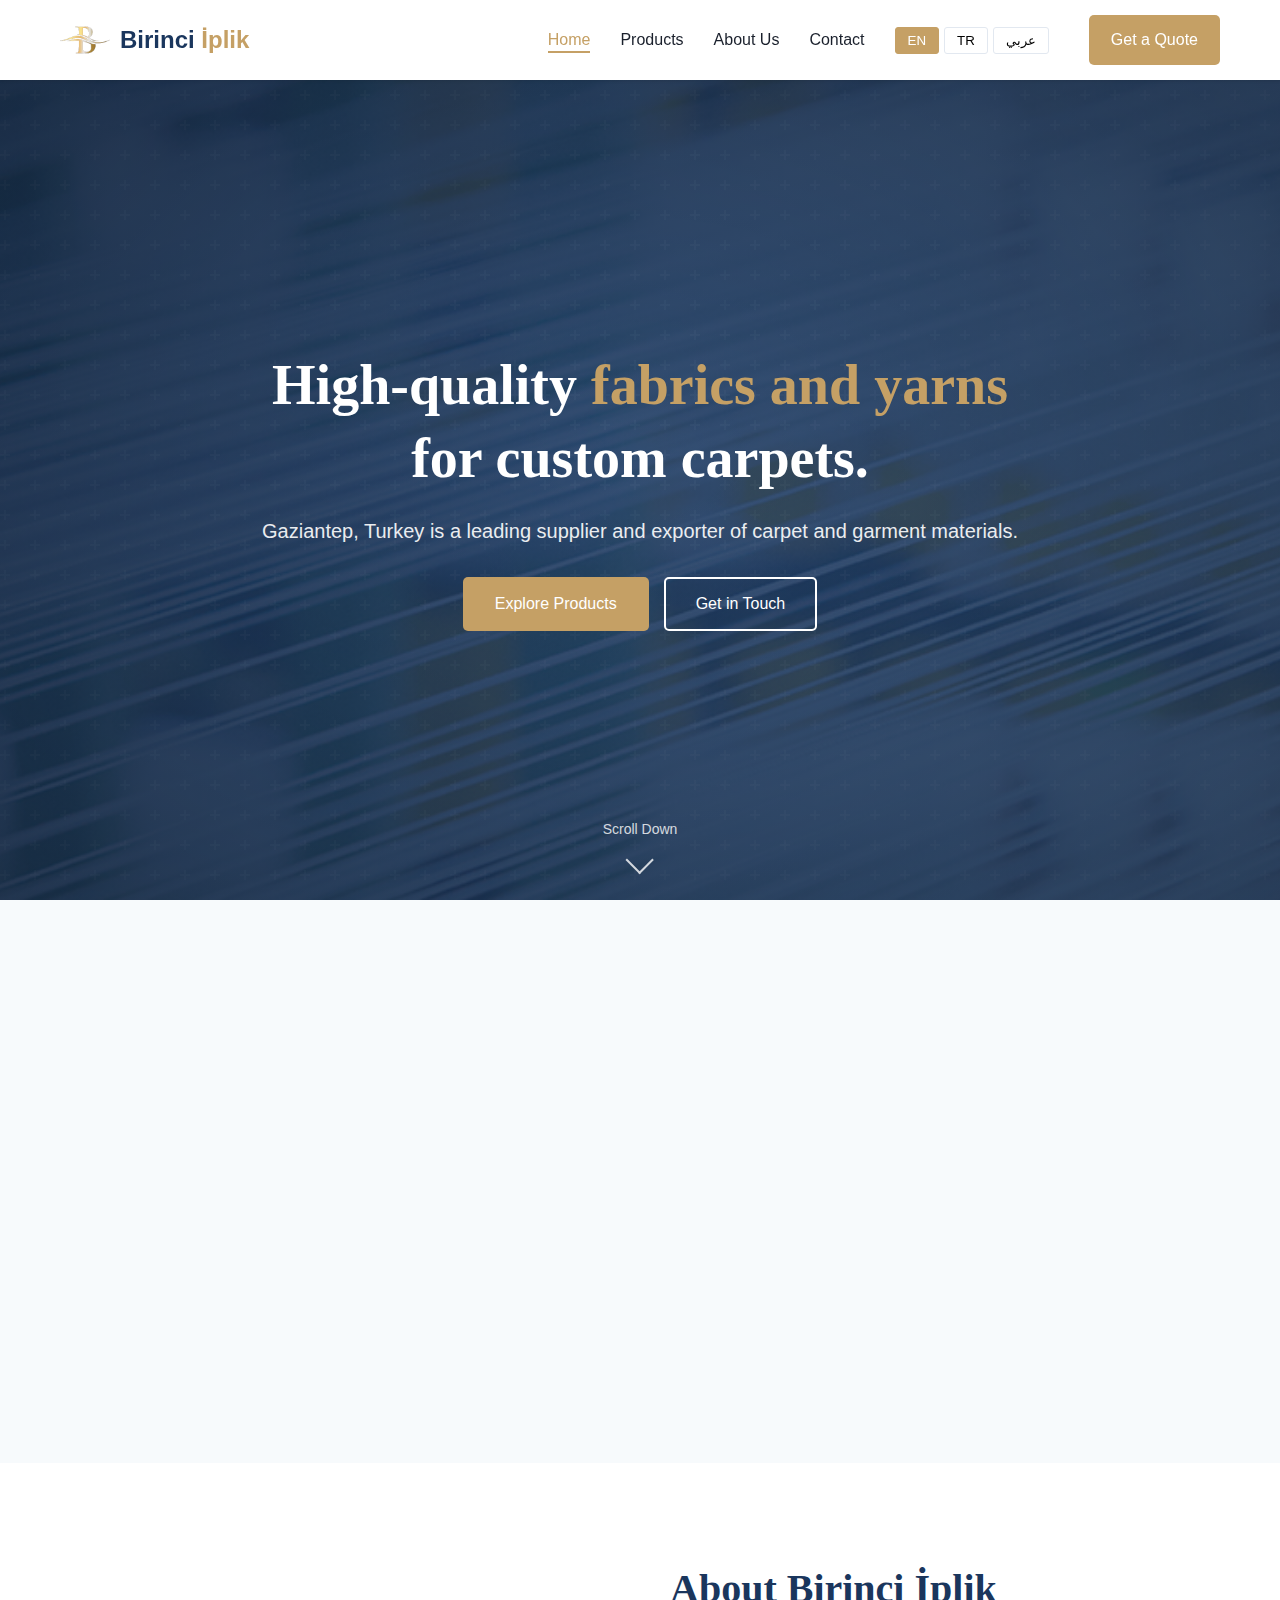
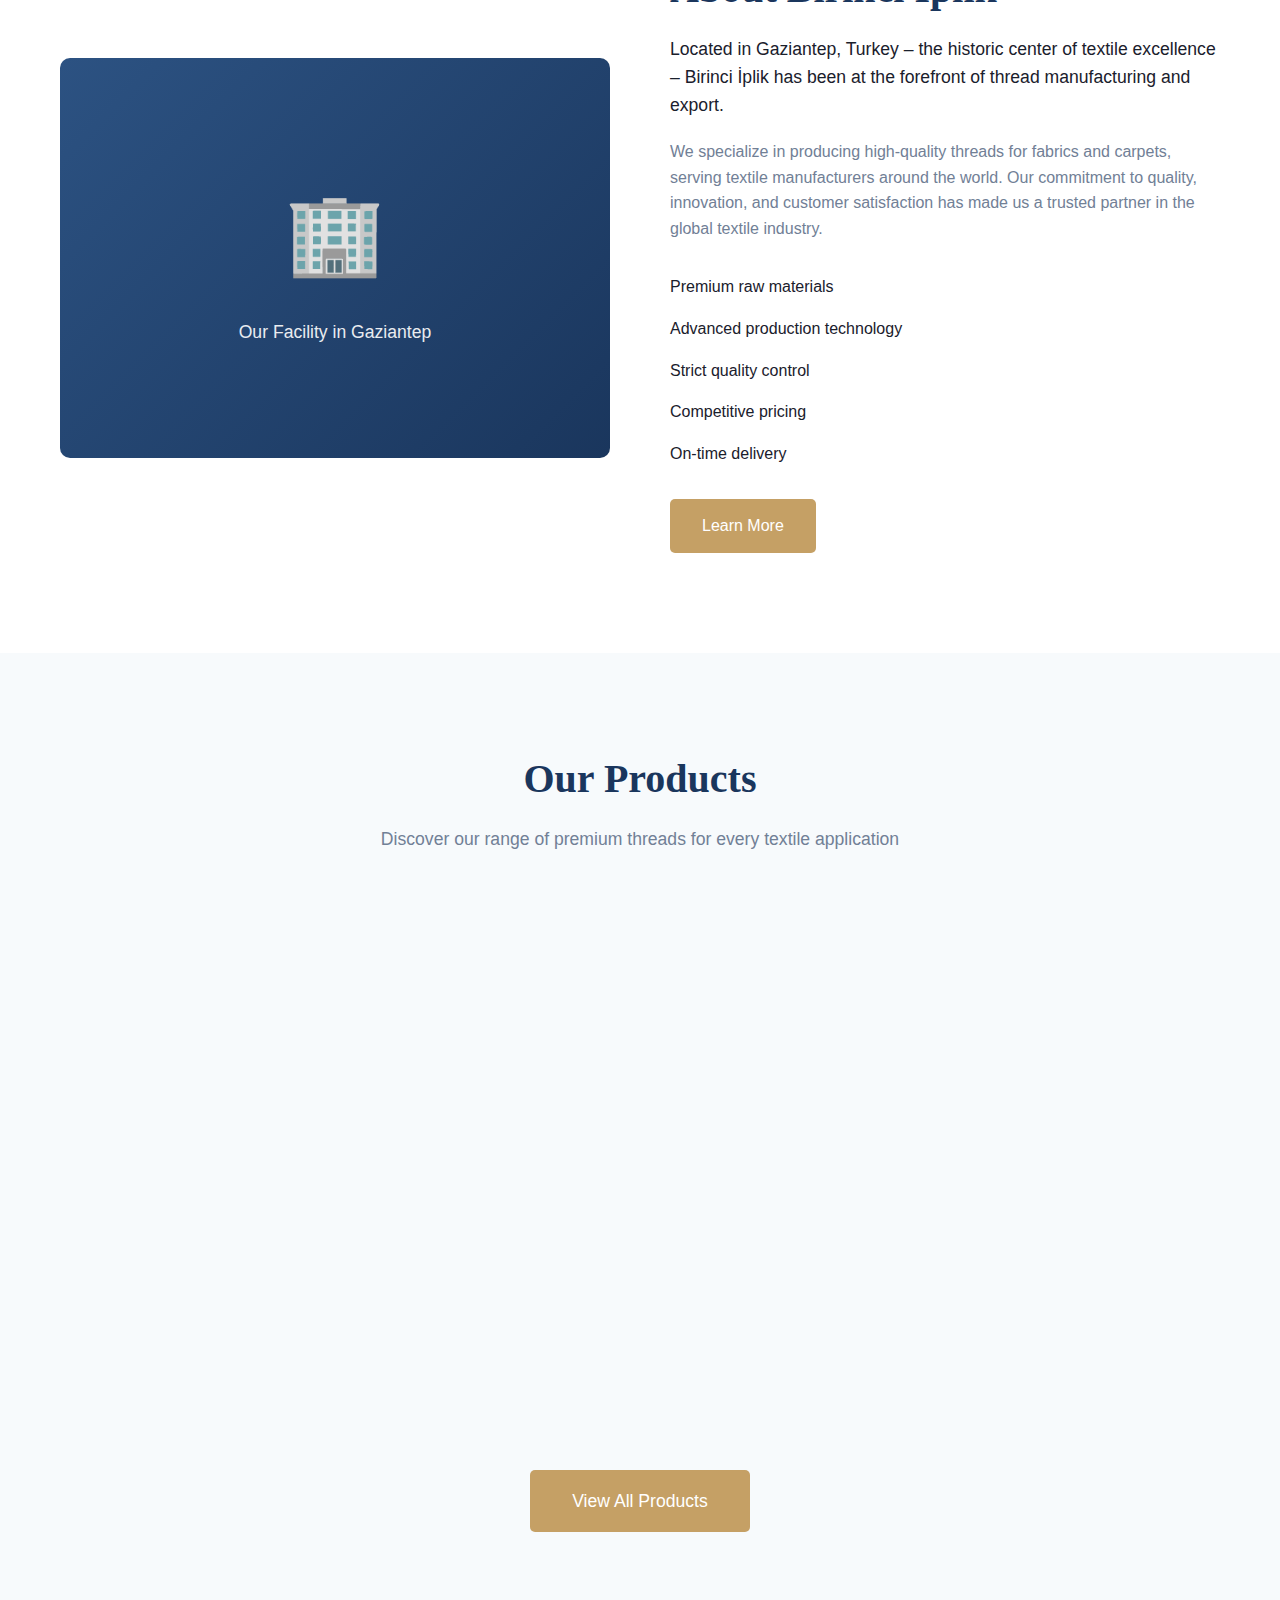
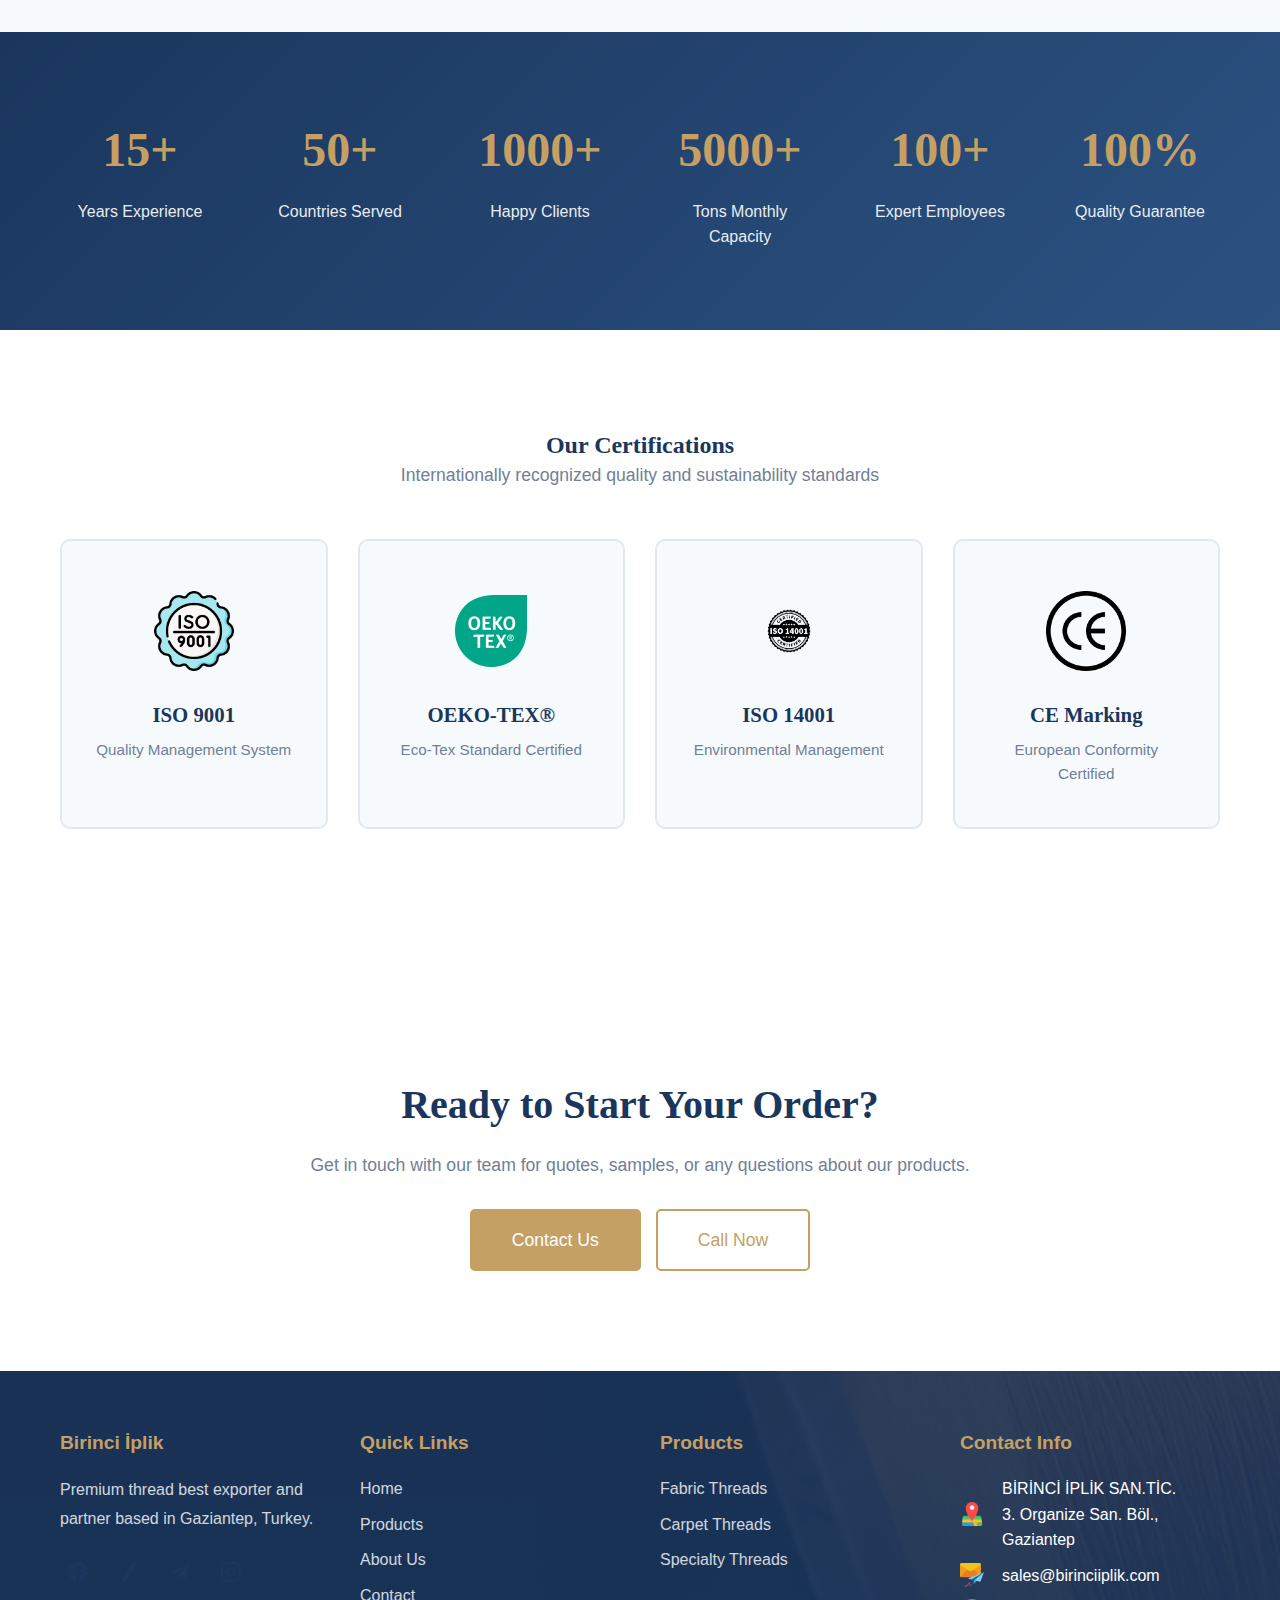
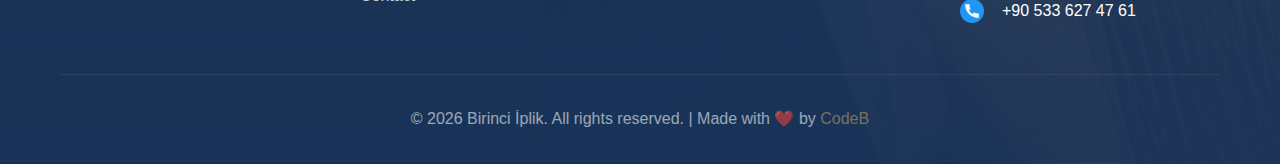
<file: index.html>
<!DOCTYPE html>
<html lang="en">
<head>
    <meta charset="UTF-8">
    <meta name="viewport" content="width=device-width, initial-scale=1.0">
    <meta name="description" content="Birinci İplik - Premium thread manufacturer and exporter in Gaziantep, Turkey. Specializing in high-quality threads for fabrics and carpets.">
    <meta name="keywords" content="thread, yarn, fabric, carpet, textile, export, Gaziantep, Turkey, manufacturing">
    <title>Birinci İplik | Premium Thread Manufacturer & Exporter</title>
    <link rel="icon" type="image/png" href="images/logo.png">
    <link rel="preconnect" href="https://api.fontshare.com">
    <link href="https://api.fontshare.com/v2/css?f[]=chillax@400,500,600&display=swap" rel="stylesheet">
    <link rel="stylesheet" href="css/style.css?v=20260301-v2">
</head>
<body>
    <!-- Navigation -->
    <nav class="navbar">
        <div class="container">
            <div class="nav-wrapper">
                <a href="index.html" class="logo">
                    <img src="images/logo.png" alt="Birinci İplik Logo" class="logo-image">
                    <span class="logo-text">Birinci <strong>İplik</strong></span>
                </a>
                <button class="nav-toggle" aria-label="Toggle navigation">
                    <span></span>
                    <span></span>
                    <span></span>
                </button>
                <ul class="nav-menu">
                    <li><a href="index.html" class="nav-link active" data-i18n="nav-home">Home</a></li>
                    <li><a href="products.html" class="nav-link" data-i18n="nav-products">Products</a></li>
                    <li><a href="about.html" class="nav-link" data-i18n="nav-about">About Us</a></li>
                    <li><a href="contact.html" class="nav-link" data-i18n="nav-contact">Contact</a></li>
                    <li class="lang-switch">
                        <button class="lang-btn active" data-lang="en">EN</button>
                        <button class="lang-btn" data-lang="tr">TR</button>
                        <button class="lang-btn" data-lang="ar">عربي</button>
                    </li>
                    <li><a href="mailto:sales@birinciiplik.com?subject=Request For Price Quote&body=Hi there, can I get an updated price quote?" class="btn btn-primary quote-btn" data-i18n="nav-quote">Get a Quote</a></li>
                </ul>
            </div>
        </div>
    </nav>

    <!-- Hero Section -->
    <header class="hero">
        <div class="hero-overlay"></div>
        <div class="container">
            <div class="hero-content">
                <h1 class="hero-title" data-i18n="hero-title">Quality Threads for <br><span>Exceptional Textiles</span></h1>
                <p class="hero-subtitle" data-i18n="hero-subtitle">Leading manufacturer and exporter of premium threads for fabrics and carpets in Gaziantep, Turkey</p>
                <div class="hero-buttons">
                    <a href="products.html" class="btn btn-primary" data-i18n="hero-btn-products">Explore Products</a>
                    <a href="contact.html" class="btn btn-secondary" data-i18n="hero-btn-contact">Get in Touch</a>
                </div>
            </div>
        </div>
        <div class="scroll-indicator">
            <span data-i18n="scroll-down">Scroll Down</span>
            <div class="scroll-arrow"></div>
        </div>
    </header>

    <!-- Features Section -->
    <section class="features">
        <div class="container">
            <div class="features-grid">
                <div class="feature-card">
                    <div class="feature-icon">
                        <img src="images/quality.png" alt="Premium Quality" style="width: 80px; height: 80px; object-fit: contain;">
                    </div>
                    <h3 data-i18n="feature-quality-title">Premium Quality</h3>
                    <p data-i18n="feature-quality-desc">Highest grade threads manufactured with state-of-the-art technology and strict quality control.</p>
                </div>
                <div class="feature-card">
                    <div class="feature-icon">
                        <img src="images/distribution.png" alt="Global Export" style="width: 80px; height: 80px; object-fit: contain;">
                    </div>
                    <h3 data-i18n="feature-export-title">Global Export</h3>
                    <p data-i18n="feature-export-desc">Serving clients worldwide with reliable shipping and international quality standards.</p>
                </div>
                <div class="feature-card">
                    <div class="feature-icon">
                        <img src="images/plant.png" alt="Modern Production" style="width: 80px; height: 80px; object-fit: contain;">
                    </div>
                    <h3 data-i18n="feature-production-title">Modern Production</h3>
                    <p data-i18n="feature-production-desc">Advanced manufacturing facilities in the heart of Gaziantep's textile industry.</p>
                </div>
                <div class="feature-card">
                    <div class="feature-icon">
                        <img src="images/cooperation.png" alt="Trusted Partner" style="width: 80px; height: 80px; object-fit: contain;">
                    </div>
                    <h3 data-i18n="feature-partner-title">Trusted Partner</h3>
                    <p data-i18n="feature-partner-desc">Years of expertise and commitment to customer satisfaction in every thread.</p>
                </div>
            </div>
        </div>
    </section>

    <!-- About Preview -->
    <section class="about-preview">
        <div class="container">
            <div class="about-grid">
                <div class="about-image">
                    <div class="image-placeholder">
                        <span>🏢</span>
                        <p data-i18n="about-facility">Our Facility in Gaziantep</p>
                    </div>
                </div>
                <div class="about-content">
                    <h2 class="section-title" data-i18n="about-title">About Birinci İplik</h2>
                    <p class="lead" data-i18n="about-lead">Located in Gaziantep, Turkey – the historic center of textile excellence – Birinci İplik has been at the forefront of thread manufacturing and export.</p>
                    <p data-i18n="about-desc">We specialize in producing high-quality threads for fabrics and carpets, serving textile manufacturers around the world. Our commitment to quality, innovation, and customer satisfaction has made us a trusted partner in the global textile industry.</p>
                    <ul class="about-list">
                        <li data-i18n="about-list-1">✓ Premium raw materials</li>
                        <li data-i18n="about-list-2">✓ Advanced production technology</li>
                        <li data-i18n="about-list-3">✓ Strict quality control</li>
                        <li data-i18n="about-list-4">✓ Competitive pricing</li>
                        <li data-i18n="about-list-5">✓ On-time delivery</li>
                    </ul>
                    <a href="about.html" class="btn btn-primary" data-i18n="about-btn">Learn More</a>
                </div>
            </div>
        </div>
    </section>

    <!-- Products Preview -->
    <section class="products-preview">
        <div class="container">
            <h2 class="section-title text-center" data-i18n="products-title">Our Products</h2>
            <p class="section-subtitle text-center" data-i18n="products-subtitle">Discover our range of premium threads for every textile application</p>
            <div class="products-grid">
                <div class="product-card">
                    <div class="product-image">
                        <img src="images/fabric.jpg" alt="Fabric Threads" style="width: 100%; height: 200px; object-fit: cover; border-radius: 10px;">
                    </div>
                    <h3 data-i18n="product-fabric-title">Fabric Threads</h3>
                    <p data-i18n="product-fabric-desc">High-strength threads for all types of fabric manufacturing, from delicate textiles to heavy-duty materials.</p>
                    <a href="products.html#fabric" class="product-link" data-i18n="product-link">Learn More →</a>
                </div>
                <div class="product-card">
                    <div class="product-image">
                        <img src="images/carpet.jpg" alt="Carpet Threads" style="width: 100%; height: 200px; object-fit: cover; border-radius: 10px;">
                    </div>
                    <h3 data-i18n="product-carpet-title">Carpet Threads</h3>
                    <p data-i18n="product-carpet-desc">Durable and vibrant threads designed specifically for carpet and rug production with exceptional colorfastness.</p>
                    <a href="products.html#carpet" class="product-link" data-i18n="product-link">Learn More →</a>
                </div>
                <div class="product-card">
                    <div class="product-image">
                        <img src="images/spec.jpg" alt="Specialty Threads" style="width: 100%; height: 200px; object-fit: cover; border-radius: 10px;">
                    </div>
                    <h3 data-i18n="product-specialty-title">Specialty Threads</h3>
                    <p data-i18n="product-specialty-desc">Custom solutions for specialized applications including decorative, technical, and industrial threads.</p>
                    <a href="products.html#specialty" class="product-link" data-i18n="product-link">Learn More →</a>
                </div>
            </div>
            <div class="text-center">
                <a href="products.html" class="btn btn-primary btn-large" data-i18n="products-btn">View All Products</a>
            </div>
        </div>
    </section>

    <!-- Stats Section -->
    <section class="stats">
        <div class="container">
            <div class="stats-grid">
                <div class="stat-item">
                    <span class="stat-number">15+</span>
                    <span class="stat-label" data-i18n="stats-experience">Years Experience</span>
                </div>
                <div class="stat-item">
                    <span class="stat-number">50+</span>
                    <span class="stat-label" data-i18n="stats-countries">Countries Served</span>
                </div>
                <div class="stat-item">
                    <span class="stat-number">1000+</span>
                    <span class="stat-label" data-i18n="stats-clients">Happy Clients</span>
                </div>
                <div class="stat-item">
                    <span class="stat-number">5000+</span>
                    <span class="stat-label" data-i18n="stats-capacity">Tons Monthly Capacity</span>
                </div>
                <div class="stat-item">
                    <span class="stat-number">100+</span>
                    <span class="stat-label" data-i18n="stats-employees">Expert Employees</span>
                </div>
                <div class="stat-item">
                    <span class="stat-number">100%</span>
                    <span class="stat-label" data-i18n="stats-quality">Quality Guarantee</span>
                </div>
            </div>
        </div>
    </section>

    <!-- Certifications Section -->
    <section class="certifications">
        <div class="container">
            <h2 class="text-center" data-i18n="certifications-title">Our Certifications</h2>
            <p class="section-subtitle text-center" data-i18n="certifications-subtitle">Internationally recognized quality and sustainability standards</p>
            <div class="certifications-grid">
                <div class="cert-card">
                    <div class="cert-icon">
                        <img src="images/quality-control.png" alt="ISO 9001" style="width: 80px; height: 80px; object-fit: contain;">
                    </div>
                    <h3>ISO 9001</h3>
                    <p data-i18n="cert-iso9001">Quality Management System</p>
                </div>
                <div class="cert-card">
                    <div class="cert-icon">
                        <img src="images/oeko.png" alt="OEKO-TEX" style="width: 80px; height: 80px; object-fit: contain;">
                    </div>
                    <h3>OEKO-TEX®</h3>
                    <p data-i18n="cert-oeko">Eco-Tex Standard Certified</p>
                </div>
                <div class="cert-card">
                    <div class="cert-icon">
                        <img src="images/ISO_14001.png" alt="ISO 14001" style="width: 80px; height: 80px; object-fit: contain;">
                    </div>
                    <h3>ISO 14001</h3>
                    <p data-i18n="cert-iso14001">Environmental Management</p>
                </div>
                <div class="cert-card">
                    <div class="cert-icon">
                        <img src="images/ce.png" alt="CE Marking" style="width: 80px; height: 80px; object-fit: contain;">
                    </div>
                    <h3>CE Marking</h3>
                    <p data-i18n="cert-ce">European Conformity Certified</p>
                </div>
            </div>
        </div>
    </section>

    <!-- Contact CTA -->
    <section class="contact-cta">
        <div class="container">
            <div class="cta-content">
                <h2 data-i18n="cta-title">Ready to Start Your Order?</h2>
                <p data-i18n="cta-desc">Get in touch with our team for quotes, samples, or any questions about our products.</p>
                <div class="cta-buttons">
                    <a href="contact.html" class="btn btn-primary btn-large" data-i18n="cta-btn-contact">Contact Us</a>
                    <a href="tel:+905336274761" class="btn btn-outline btn-large" data-i18n="cta-btn-call">📞 Call Now</a>
                </div>
            </div>
        </div>
    </section>

    <!-- Footer -->
    <footer class="footer">
        <div class="container">
            <div class="footer-grid">
                <div class="footer-col">
                    <h4>Birinci İplik</h4>
                    <p data-i18n="footer-desc">Premium thread manufacturer and exporter based in Gaziantep, Turkey.</p>
                    <div class="social-links">
                        <a href="#" aria-label="Facebook" class="social-icon">
                            <svg viewBox="0 0 24 24" width="24" height="24"><path fill="currentColor" d="M12 2.04C6.5 2.04 2 6.53 2 12.06C2 17.06 5.66 21.21 10.44 21.96V14.96H7.9V12.06H10.44V9.85C10.44 7.34 11.93 5.96 14.15 5.96C15.21 5.96 16.12 6.04 16.12 6.04V8.51H15.01C13.77 8.51 13.38 9.28 13.38 10.07V12.06H16.16L15.71 14.96H13.38V21.96C18.16 21.21 21.82 17.06 21.82 12.06C21.82 6.53 17.32 2.04 12 2.04Z"/></svg>
                        </a>
                        <a href="#" aria-label="X" class="social-icon">
                            <svg viewBox="0 0 24 24" width="24" height="24"><path fill="currentColor" d="M18.9 2H15.35L12 7.89L8.65 2H5.1L9.63 9.91L5.1 22H8.65L12 16.1L15.35 22H18.9L14.37 14.09L18.9 2M17.66 20H15.91L6.34 3.34H8.09L17.66 20Z"/></svg>
                        </a>
                        <a href="#" aria-label="Telegram" class="social-icon">
                            <svg viewBox="0 0 24 24" width="24" height="24"><path fill="currentColor" d="M9.78 18.65L10.06 14.42L17.74 7.5C18.08 7.19 17.67 7.04 17.22 7.31L7.74 13.3L3.64 12C2.76 11.75 2.75 11.14 3.84 10.7L19.81 4.54C20.54 4.21 21.24 4.72 20.96 5.84L18.24 18.65C18.05 19.56 17.5 19.78 16.74 19.36L12.6 16.3L10.61 18.23C10.38 18.46 10.19 18.65 9.78 18.65Z"/></svg>
                        </a>
                        <a href="https://www.instagram.com/birinciiplik/" target="_blank" aria-label="Instagram" class="social-icon">
                            <svg viewBox="0 0 24 24" width="24" height="24"><path fill="currentColor" d="M7.8,2H16.2C19.4,2 22,4.6 22,7.8V16.2A5.8,5.8 0 0,1 16.2,22H7.8C4.6,22 2,19.4 2,16.2V7.8A5.8,5.8 0 0,1 7.8,2M7.6,4A3.6,3.6 0 0,0 4,7.6V16.4C4,18.39 5.61,20 7.6,20H16.4A3.6,3.6 0 0,0 20,16.4V7.6C20,5.61 18.39,4 16.4,4H7.6M17.25,5.5A1.25,1.25 0 0,1 18.5,6.75A1.25,1.25 0 0,1 17.25,8A1.25,1.25 0 0,1 16,6.75A1.25,1.25 0 0,1 17.25,5.5M12,7A5,5 0 0,1 17,12A5,5 0 0,1 12,17A5,5 0 0,1 7,12A5,5 0 0,1 12,7M12,9A3,3 0 0,0 9,12A3,3 0 0,0 12,15A3,3 0 0,0 15,12A3,3 0 0,0 12,9Z"/></svg>
                        </a>
                    </div>
                </div>
                <div class="footer-col">
                    <h4 data-i18n="footer-links-title">Quick Links</h4>
                    <ul>
                        <li><a href="index.html" data-i18n="nav-home">Home</a></li>
                        <li><a href="products.html" data-i18n="nav-products">Products</a></li>
                        <li><a href="about.html" data-i18n="nav-about">About Us</a></li>
                        <li><a href="contact.html" data-i18n="nav-contact">Contact</a></li>
                    </ul>
                </div>
                <div class="footer-col">
                    <h4 data-i18n="footer-products-title">Products</h4>
                    <ul>
                        <li><a href="products.html#fabric">Fabric Threads</a></li>
                        <li><a href="products.html#carpet">Carpet Threads</a></li>
                        <li><a href="products.html#specialty">Specialty Threads</a></li>
                    </ul>
                </div>
                <div class="footer-col">
                    <h4 data-i18n="footer-contact-title">Contact Info</h4>
                    <ul class="contact-info">
                        <li>
                            <img src="images/location-pin.png" alt="Location" style="width: 24px; height: 24px; vertical-align: middle; margin-right: 8px;">
                            BİRİNCİ İPLİK SAN.TİC.<br>3. Organize San. Böl., Gaziantep
                        </li>
                        <li>
                            <img src="images/mail.png" alt="Email" style="width: 24px; height: 24px; vertical-align: middle; margin-right: 8px;">
                            sales@birinciiplik.com
                        </li>
                        <li>
                            <img src="images/telephone.png" alt="Phone" style="width: 24px; height: 24px; vertical-align: middle; margin-right: 8px;">
                            +90 533 627 47 61
                        </li>
                    </ul>
                </div>
            </div>
            <div class="footer-bottom">
                <p>&copy; 2026 Birinci İplik. All rights reserved. | Made with ❤️ by <a href="https://bessar.work/" target="_blank" style="color: var(--secondary-color); text-decoration: none;">CodeB</a></p>
            </div>
        </div>
    </footer>

    <script src="js/translations.js?v=20260325-v1"></script>
    <script src="js/main.js"></script>
</body>
</html>
</file>
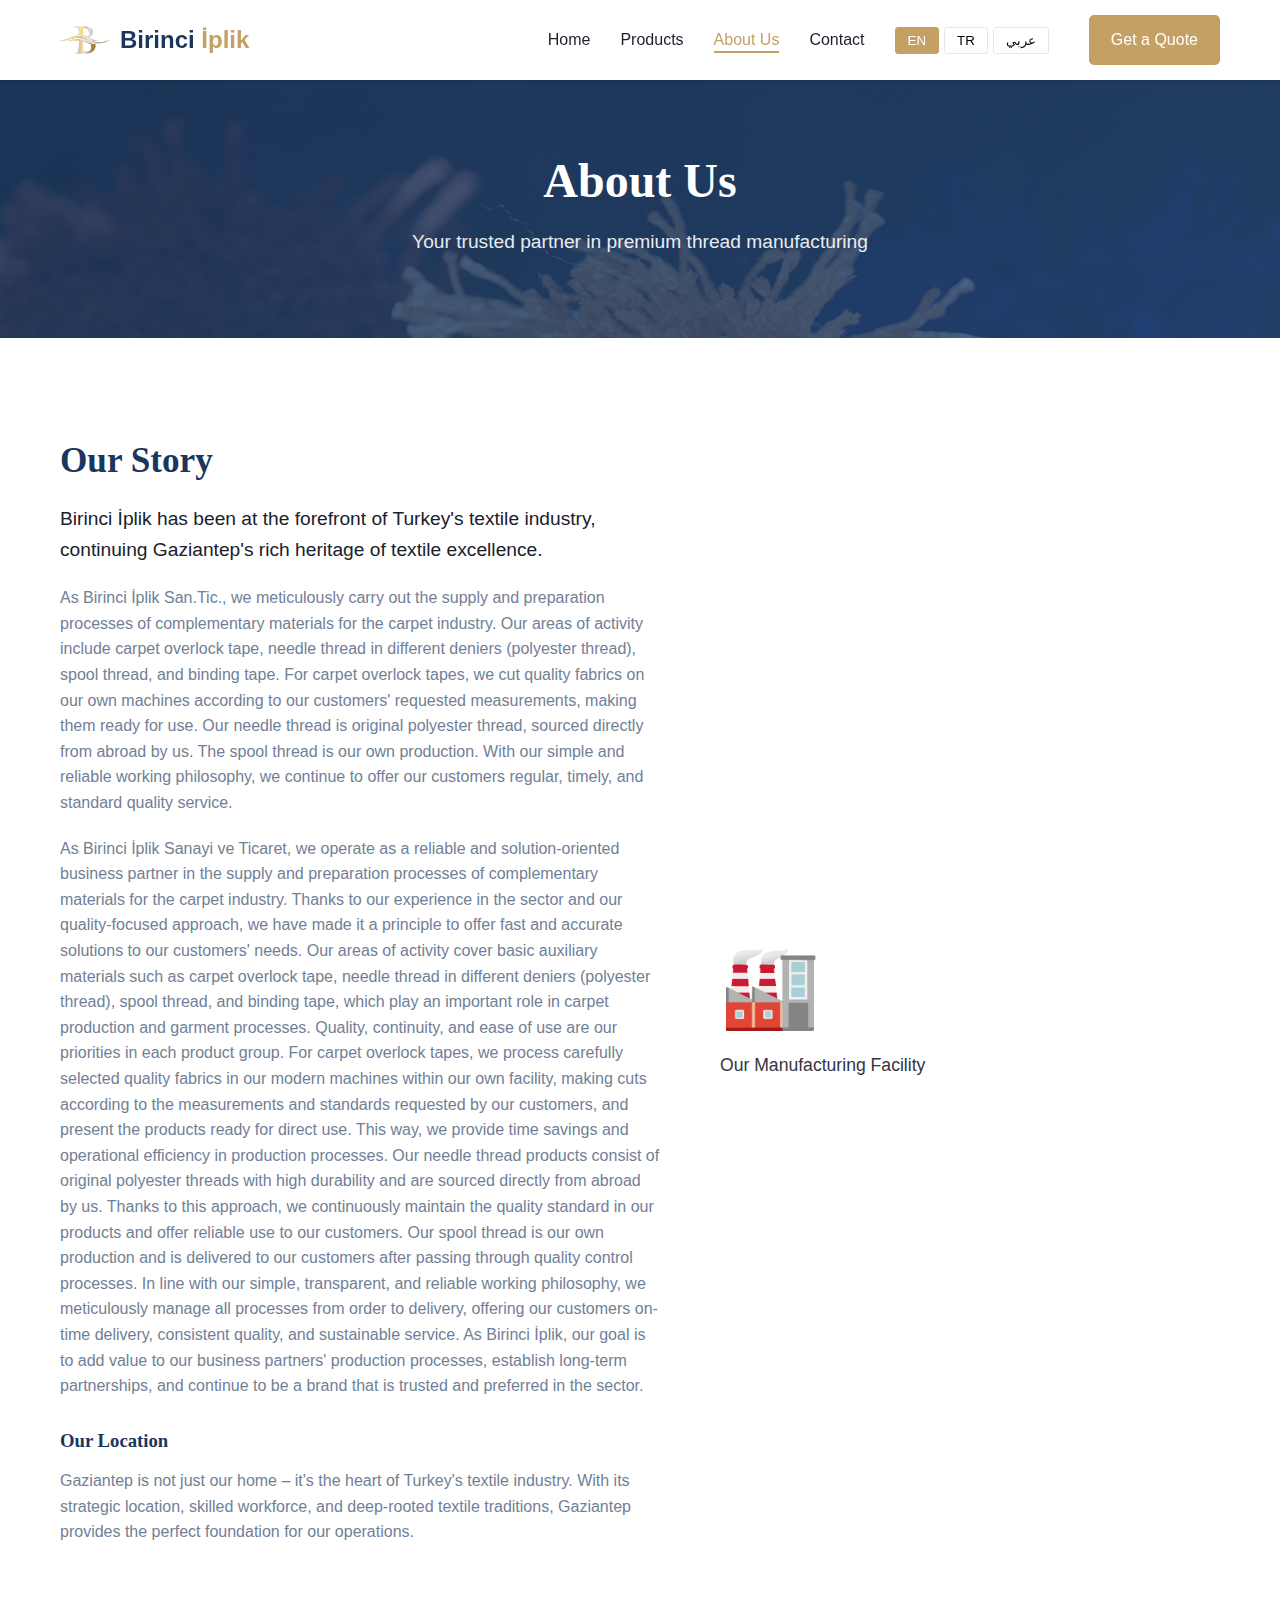
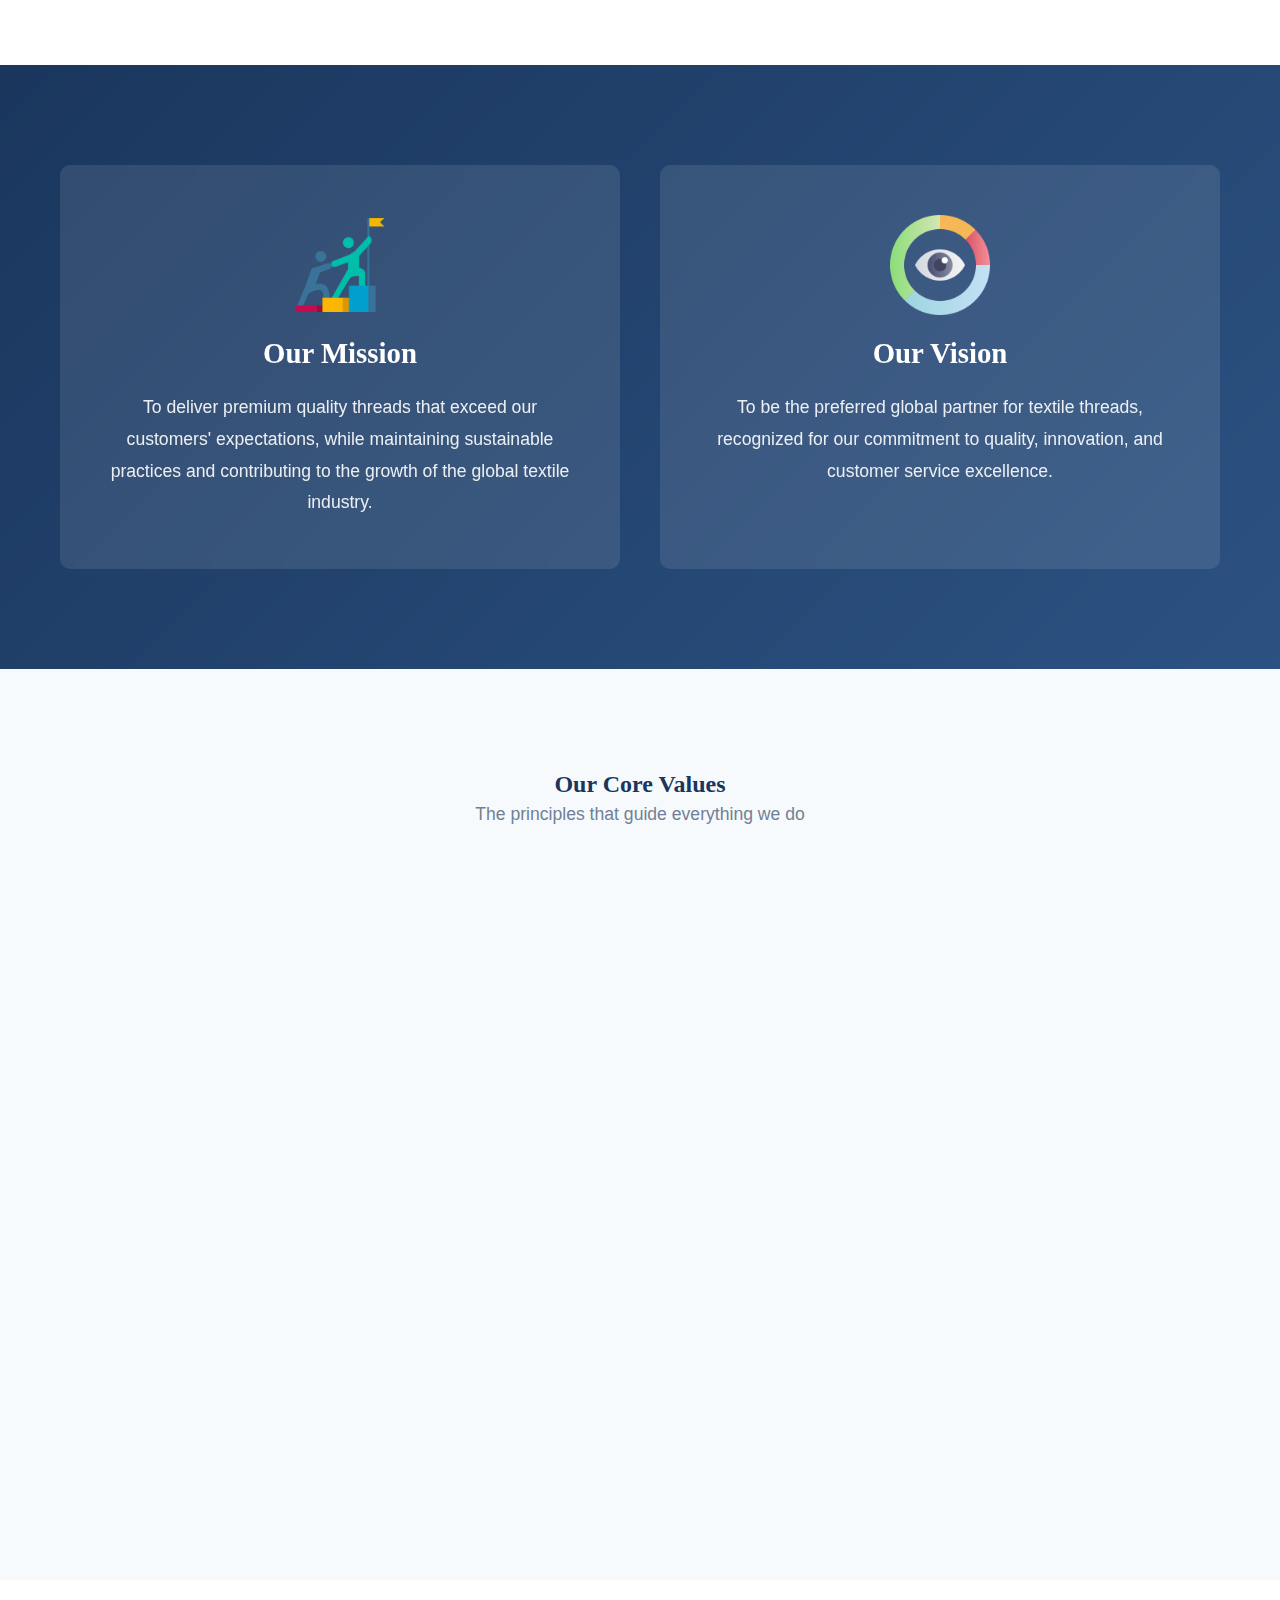
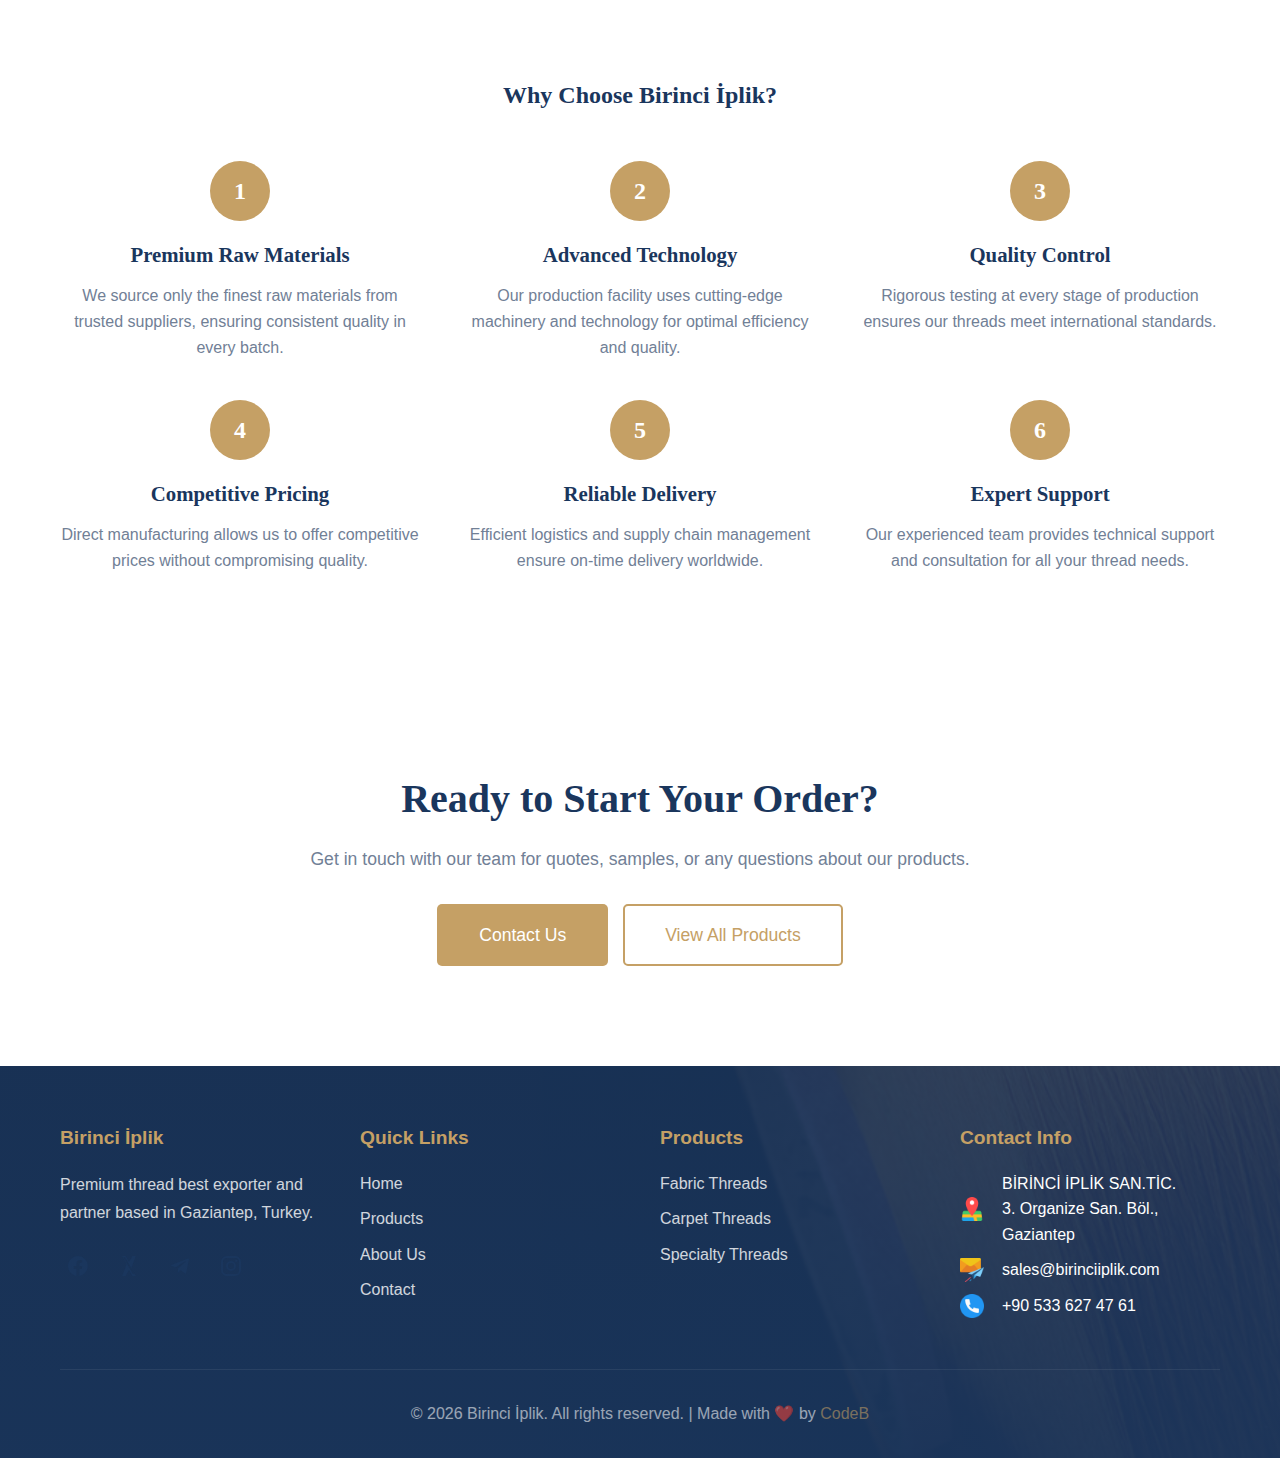
<file: about.html>
<!DOCTYPE html>
<html lang="en">
<head>
    <meta charset="UTF-8">
    <meta name="viewport" content="width=device-width, initial-scale=1.0">
    <meta name="description" content="Learn about Birinci İplik - a leading thread manufacturer in Gaziantep, Turkey with years of expertise in textile export.">
    <title>About Us | Birinci İplik</title>
    <link rel="icon" type="image/png" href="images/logo.png">
    <link rel="preconnect" href="https://api.fontshare.com">
    <link href="https://api.fontshare.com/v2/css?f[]=chillax@400,500,600&display=swap" rel="stylesheet">
    <link rel="stylesheet" href="css/style.css?v=20260301-v2">
</head>
<body>
    <!-- Navigation -->
    <nav class="navbar">
        <div class="container">
            <div class="nav-wrapper">
                <a href="index.html" class="logo">
                    <img src="images/logo.png" alt="Birinci İplik Logo" class="logo-image">
                    <span class="logo-text">Birinci <strong>İplik</strong></span>
                </a>
                <button class="nav-toggle" aria-label="Toggle navigation">
                    <span></span>
                    <span></span>
                    <span></span>
                </button>
                <ul class="nav-menu">
                    <li><a href="index.html" class="nav-link" data-i18n="nav-home">Home</a></li>
                    <li><a href="products.html" class="nav-link" data-i18n="nav-products">Products</a></li>
                    <li><a href="about.html" class="nav-link active" data-i18n="nav-about">About Us</a></li>
                    <li><a href="contact.html" class="nav-link" data-i18n="nav-contact">Contact</a></li>
                    <li class="lang-switch">
                        <button class="lang-btn active" data-lang="en">EN</button>
                        <button class="lang-btn" data-lang="tr">TR</button>
                        <button class="lang-btn" data-lang="ar">عربي</button>
                    </li>
                    <li><a href="mailto:sales@birinciiplik.com?subject=Request For Price Quote&body=Hi there, can I get an updated price quote?" class="btn btn-primary quote-btn" data-i18n="nav-quote">Get a Quote</a></li>
                </ul>
            </div>
        </div>
    </nav>

    <!-- Page Header -->
    <header class="page-header about-header">
        <div class="container">
            <h1 data-i18n="about-page-title">About Us</h1>
            <p data-i18n="about-page-subtitle">Your trusted partner in premium thread manufacturing</p>
        </div>
    </header>

    <!-- Main About Section -->
    <section class="about-main">
        <div class="container">
            <div class="about-main-grid">
                <div class="about-main-content">
                    <h2 data-i18n="about-story-title">Our Story</h2>
                    <p class="lead" data-i18n="about-story-lead">Birinci İplik has been at the forefront of Turkey's textile industry, continuing Gaziantep's rich heritage of textile excellence.</p>
                    <p data-i18n="about-story-desc1">Located in Gaziantep, a city with thousands of years of history in textile production, Birinci İplik combines traditional craftsmanship with modern manufacturing technology. Our journey began with a simple mission: to produce the highest quality threads that meet the demanding needs of textile manufacturers worldwide.</p>
                    <p data-i18n="about-story-desc2">Today, we export our products to over 50 countries across Europe, Asia, Africa, and the Americas, building long-lasting partnerships with fabric and carpet manufacturers who value quality, reliability, and innovation.</p>

                    <h3 data-i18n="about-location-title">Our Location</h3>
                    <p data-i18n="about-location-desc">Gaziantep is not just our home – it's the heart of Turkey's textile industry. With its strategic location, skilled workforce, and deep-rooted textile traditions, Gaziantep provides the perfect foundation for our operations. Our modern facility is equipped with state-of-the-art machinery and employs experienced professionals dedicated to quality excellence.</p>
                </div>
                <div class="about-main-image">
                    <div class="image-placeholder tall">
                        <span>🏭</span>
                        <p data-i18n="about-facility-img">Our Manufacturing Facility</p>
                    </div>
                </div>
            </div>
        </div>
    </section>

    <!-- Mission & Vision -->
    <section class="mission-vision">
        <div class="container">
            <div class="mv-grid">
                <div class="mv-card">
                    <div class="mv-icon">
                        <img src="images/leadership.png" alt="Our Mission" style="width: 100px; height: 100px; object-fit: contain;">
                    </div>
                    <h2 data-i18n="mission-title">Our Mission</h2>
                    <p data-i18n="mission-desc">To deliver premium quality threads that exceed our customers' expectations, while maintaining sustainable practices and contributing to the growth of the global textile industry.</p>
                </div>
                <div class="mv-card">
                    <div class="mv-icon">
                        <img src="images/vision.png" alt="Our Vision" style="width: 100px; height: 100px; object-fit: contain;">
                    </div>
                    <h2 data-i18n="vision-title">Our Vision</h2>
                    <p data-i18n="vision-desc">To be the preferred global partner for textile threads, recognized for our commitment to quality, innovation, and customer service excellence.</p>
                </div>
            </div>
        </div>
    </section>

    <!-- Values Section -->
    <section class="values-section">
        <div class="container">
            <h2 class="text-center" data-i18n="values-title">Our Core Values</h2>
            <p class="section-subtitle text-center" data-i18n="values-subtitle">The principles that guide everything we do</p>
            <div class="values-grid">
                <div class="value-card">
                    <div class="value-icon">
                        <img src="images/quality-1.png" alt="Quality" style="width: 80px; height: 80px; object-fit: contain;">
                    </div>
                    <h3 data-i18n="value-quality-title">Quality</h3>
                    <p data-i18n="value-quality-desc">We never compromise on quality. Every thread we produce meets our rigorous standards.</p>
                </div>
                <div class="value-card">
                    <div class="value-icon">
                        <img src="images/Integrity.png" alt="Integrity" style="width: 80px; height: 80px; object-fit: contain;">
                    </div>
                    <h3 data-i18n="value-integrity-title">Integrity</h3>
                    <p data-i18n="value-integrity-desc">Honest and transparent relationships with customers, suppliers, and partners.</p>
                </div>
                <div class="value-card">
                    <div class="value-icon">
                        <img src="images/Innovation.png" alt="Innovation" style="width: 80px; height: 80px; object-fit: contain;">
                    </div>
                    <h3 data-i18n="value-innovation-title">Innovation</h3>
                    <p data-i18n="value-innovation-desc">Continuous improvement in products, processes, and services.</p>
                </div>
                <div class="value-card">
                    <div class="value-icon">
                        <img src="images/Sustainability.png" alt="Sustainability" style="width: 80px; height: 80px; object-fit: contain;">
                    </div>
                    <h3 data-i18n="value-sustainability-title">Sustainability</h3>
                    <p data-i18n="value-sustainability-desc">Commitment to environmentally responsible manufacturing practices.</p>
                </div>
                <div class="value-card">
                    <div class="value-icon">
                        <img src="images/Customer-Focus.png" alt="Customer Focus" style="width: 80px; height: 80px; object-fit: contain;">
                    </div>
                    <h3 data-i18n="value-customer-title">Customer Focus</h3>
                    <p data-i18n="value-customer-desc">Understanding and exceeding customer expectations in every interaction.</p>
                </div>
                <div class="value-card">
                    <div class="value-icon">
                        <img src="images/Excellence.png" alt="Excellence" style="width: 80px; height: 80px; object-fit: contain;">
                    </div>
                    <h3 data-i18n="value-excellence-title">Excellence</h3>
                    <p data-i18n="value-excellence-desc">Striving for excellence in everything we do, from production to delivery.</p>
                </div>
            </div>
        </div>
    </section>

    <!-- Why Choose Us -->
    <section class="why-choose">
        <div class="container">
            <h2 class="text-center" data-i18n="why-title">Why Choose Birinci İplik?</h2>
            <div class="why-grid">
                <div class="why-item">
                    <div class="why-number">1</div>
                    <h3 data-i18n="why-1-title">Premium Raw Materials</h3>
                    <p data-i18n="why-1-desc">We source only the finest raw materials from trusted suppliers, ensuring consistent quality in every batch.</p>
                </div>
                <div class="why-item">
                    <div class="why-number">2</div>
                    <h3 data-i18n="why-2-title">Advanced Technology</h3>
                    <p data-i18n="why-2-desc">Our production facility uses cutting-edge machinery and technology for optimal efficiency and quality.</p>
                </div>
                <div class="why-item">
                    <div class="why-number">3</div>
                    <h3 data-i18n="why-3-title">Quality Control</h3>
                    <p data-i18n="why-3-desc">Rigorous testing at every stage of production ensures our threads meet international standards.</p>
                </div>
                <div class="why-item">
                    <div class="why-number">4</div>
                    <h3 data-i18n="why-4-title">Competitive Pricing</h3>
                    <p data-i18n="why-4-desc">Direct manufacturing allows us to offer competitive prices without compromising quality.</p>
                </div>
                <div class="why-item">
                    <div class="why-number">5</div>
                    <h3 data-i18n="why-5-title">Reliable Delivery</h3>
                    <p data-i18n="why-5-desc">Efficient logistics and supply chain management ensure on-time delivery worldwide.</p>
                </div>
                <div class="why-item">
                    <div class="why-number">6</div>
                    <h3 data-i18n="why-6-title">Expert Support</h3>
                    <p data-i18n="why-6-desc">Our experienced team provides technical support and consultation for all your thread needs.</p>
                </div>
            </div>
        </div>
    </section>

    <!-- CTA Section -->
    <section class="contact-cta">
        <div class="container">
            <div class="cta-content">
                <h2 data-i18n="cta-title">Ready to Partner With Us?</h2>
                <p data-i18n="cta-desc">Discover the Birinci İplik difference. Contact us today to discuss your requirements.</p>
                <div class="cta-buttons">
                    <a href="contact.html" class="btn btn-primary btn-large" data-i18n="cta-btn-contact">Contact Us</a>
                    <a href="products.html" class="btn btn-outline btn-large" data-i18n="products-btn">View Products</a>
                </div>
            </div>
        </div>
    </section>

    <!-- Footer -->
    <footer class="footer">
        <div class="container">
            <div class="footer-grid">
                <div class="footer-col">
                    <h4>Birinci İplik</h4>
                    <p data-i18n="footer-desc">Premium thread manufacturer and exporter based in Gaziantep, Turkey.</p>
                    <div class="social-links">
                        <a href="#" aria-label="Facebook" class="social-icon">
                            <svg viewBox="0 0 24 24" width="24" height="24"><path fill="currentColor" d="M12 2.04C6.5 2.04 2 6.53 2 12.06C2 17.06 5.66 21.21 10.44 21.96V14.96H7.9V12.06H10.44V9.85C10.44 7.34 11.93 5.96 14.15 5.96C15.21 5.96 16.12 6.04 16.12 6.04V8.51H15.01C13.77 8.51 13.38 9.28 13.38 10.07V12.06H16.16L15.71 14.96H13.38V21.96C18.16 21.21 21.82 17.06 21.82 12.06C21.82 6.53 17.32 2.04 12 2.04Z"/></svg>
                        </a>
                        <a href="#" aria-label="X" class="social-icon">
                            <svg viewBox="0 0 24 24" width="24" height="24"><path fill="currentColor" d="M18.9 2H15.35L12 7.89L8.65 2H5.1L9.63 9.91L5.1 22H8.65L12 16.1L15.35 22H18.9L14.37 14.09L18.9 2M17.66 20H15.91L6.34 3.34H8.09L17.66 20Z"/></svg>
                        </a>
                        <a href="#" aria-label="Telegram" class="social-icon">
                            <svg viewBox="0 0 24 24" width="24" height="24"><path fill="currentColor" d="M9.78 18.65L10.06 14.42L17.74 7.5C18.08 7.19 17.67 7.04 17.22 7.31L7.74 13.3L3.64 12C2.76 11.75 2.75 11.14 3.84 10.7L19.81 4.54C20.54 4.21 21.24 4.72 20.96 5.84L18.24 18.65C18.05 19.56 17.5 19.78 16.74 19.36L12.6 16.3L10.61 18.23C10.38 18.46 10.19 18.65 9.78 18.65Z"/></svg>
                        </a>
                        <a href="https://www.instagram.com/birinciiplik/" target="_blank" aria-label="Instagram" class="social-icon">
                            <svg viewBox="0 0 24 24" width="24" height="24"><path fill="currentColor" d="M7.8,2H16.2C19.4,2 22,4.6 22,7.8V16.2A5.8,5.8 0 0,1 16.2,22H7.8C4.6,22 2,19.4 2,16.2V7.8A5.8,5.8 0 0,1 7.8,2M7.6,4A3.6,3.6 0 0,0 4,7.6V16.4C4,18.39 5.61,20 7.6,20H16.4A3.6,3.6 0 0,0 20,16.4V7.6C20,5.61 18.39,4 16.4,4H7.6M17.25,5.5A1.25,1.25 0 0,1 18.5,6.75A1.25,1.25 0 0,1 17.25,8A1.25,1.25 0 0,1 16,6.75A1.25,1.25 0 0,1 17.25,5.5M12,7A5,5 0 0,1 17,12A5,5 0 0,1 12,17A5,5 0 0,1 7,12A5,5 0 0,1 12,7M12,9A3,3 0 0,0 9,12A3,3 0 0,0 12,15A3,3 0 0,0 15,12A3,3 0 0,0 12,9Z"/></svg>
                        </a>
                    </div>
                </div>
                <div class="footer-col">
                    <h4 data-i18n="footer-links-title">Quick Links</h4>
                    <ul>
                        <li><a href="index.html" data-i18n="nav-home">Home</a></li>
                        <li><a href="products.html" data-i18n="nav-products">Products</a></li>
                        <li><a href="about.html" data-i18n="nav-about">About Us</a></li>
                        <li><a href="contact.html" data-i18n="nav-contact">Contact</a></li>
                    </ul>
                </div>
                <div class="footer-col">
                    <h4 data-i18n="footer-products-title">Products</h4>
                    <ul>
                        <li><a href="products.html#fabric">Fabric Threads</a></li>
                        <li><a href="products.html#carpet">Carpet Threads</a></li>
                        <li><a href="products.html#specialty">Specialty Threads</a></li>
                    </ul>
                </div>
                <div class="footer-col">
                    <h4 data-i18n="footer-contact-title">Contact Info</h4>
                    <ul class="contact-info">
                        <li>
                            <img src="images/location-pin.png" alt="Location" style="width: 24px; height: 24px; vertical-align: middle; margin-right: 8px;">
                            BİRİNCİ İPLİK SAN.TİC.<br>3. Organize San. Böl., Gaziantep
                        </li>
                        <li>
                            <img src="images/mail.png" alt="Email" style="width: 24px; height: 24px; vertical-align: middle; margin-right: 8px;">
                            sales@birinciiplik.com
                        </li>
                        <li>
                            <img src="images/telephone.png" alt="Phone" style="width: 24px; height: 24px; vertical-align: middle; margin-right: 8px;">
                            +90 533 627 47 61
                        </li>
                    </ul>
                </div>
            </div>
            <div class="footer-bottom">
                <p>&copy; 2026 Birinci İplik. All rights reserved. | Made with ❤️ by <a href="https://bessar.work/" target="_blank" style="color: var(--secondary-color); text-decoration: none;">CodeB</a></p>
            </div>
        </div>
    </footer>

    <script src="js/translations.js?v=20260325-v1"></script>
    <script src="js/main.js"></script>
</body>
</html>
</file>
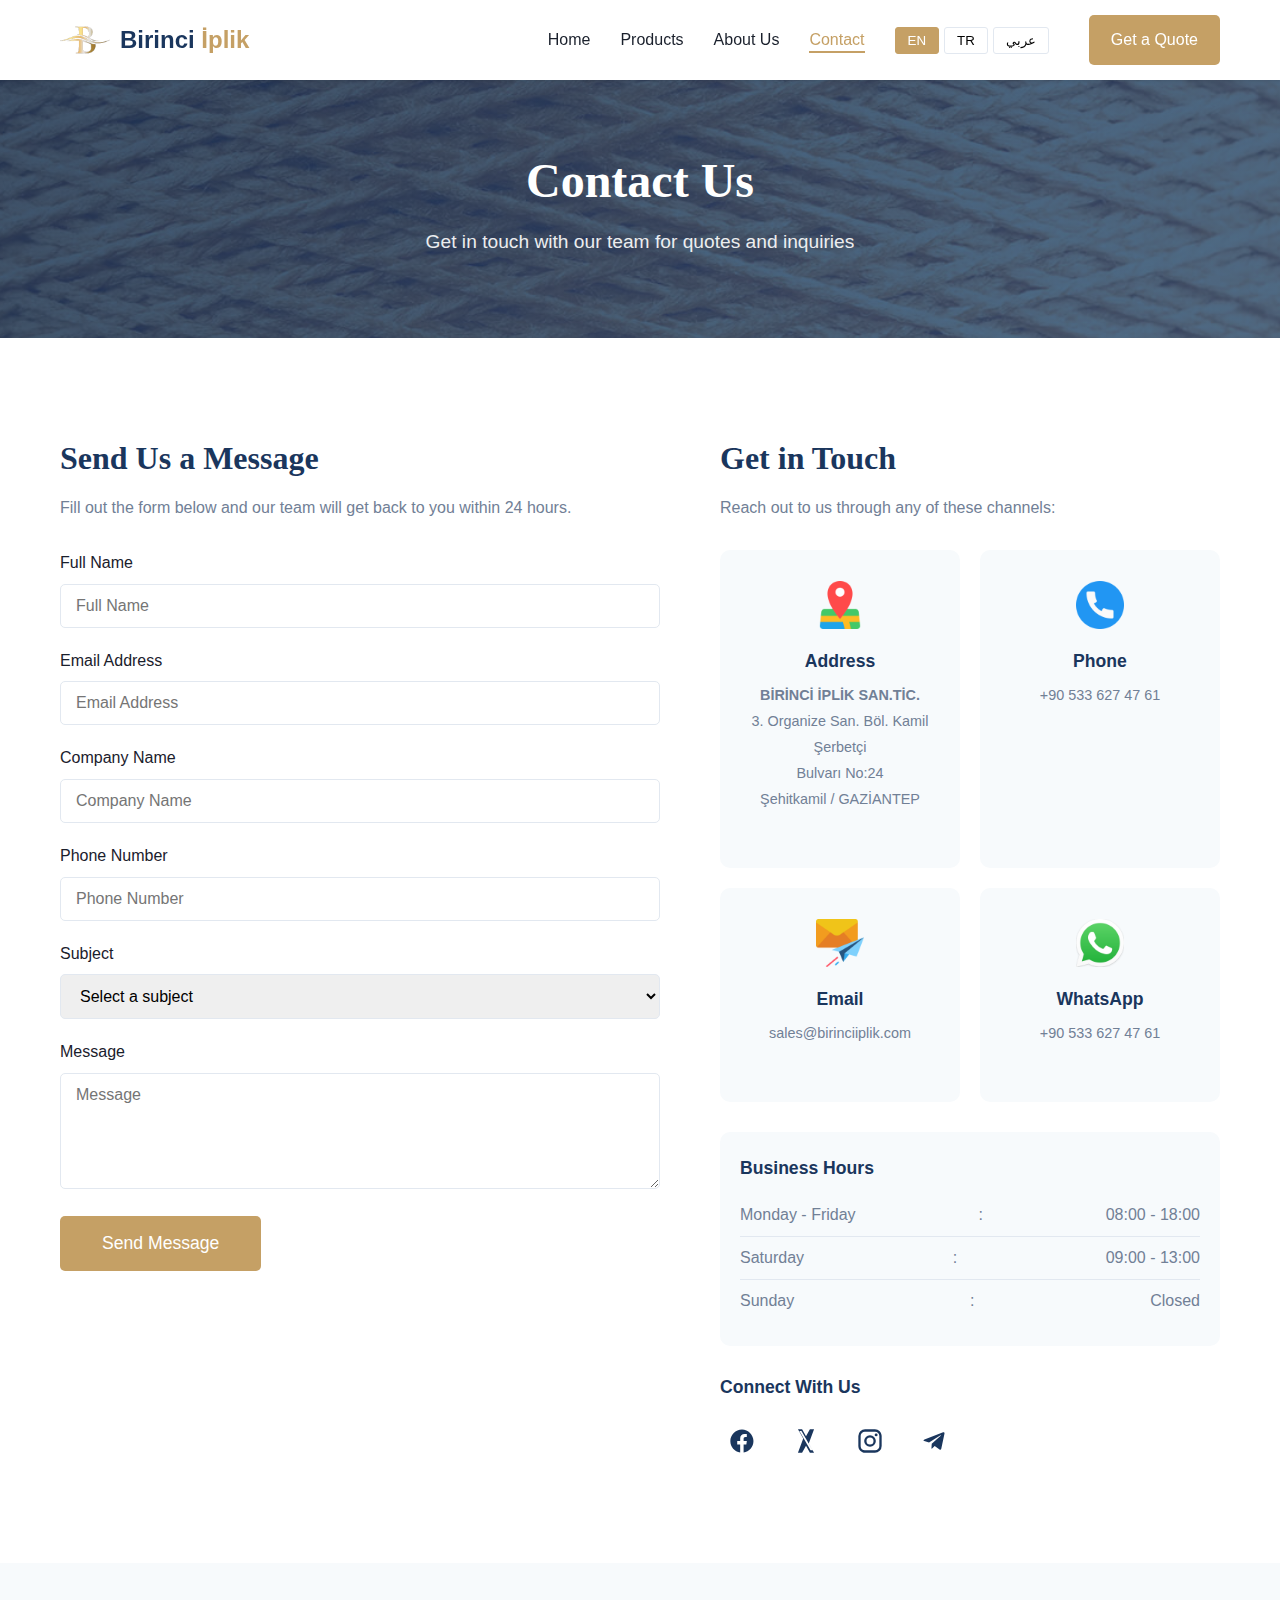
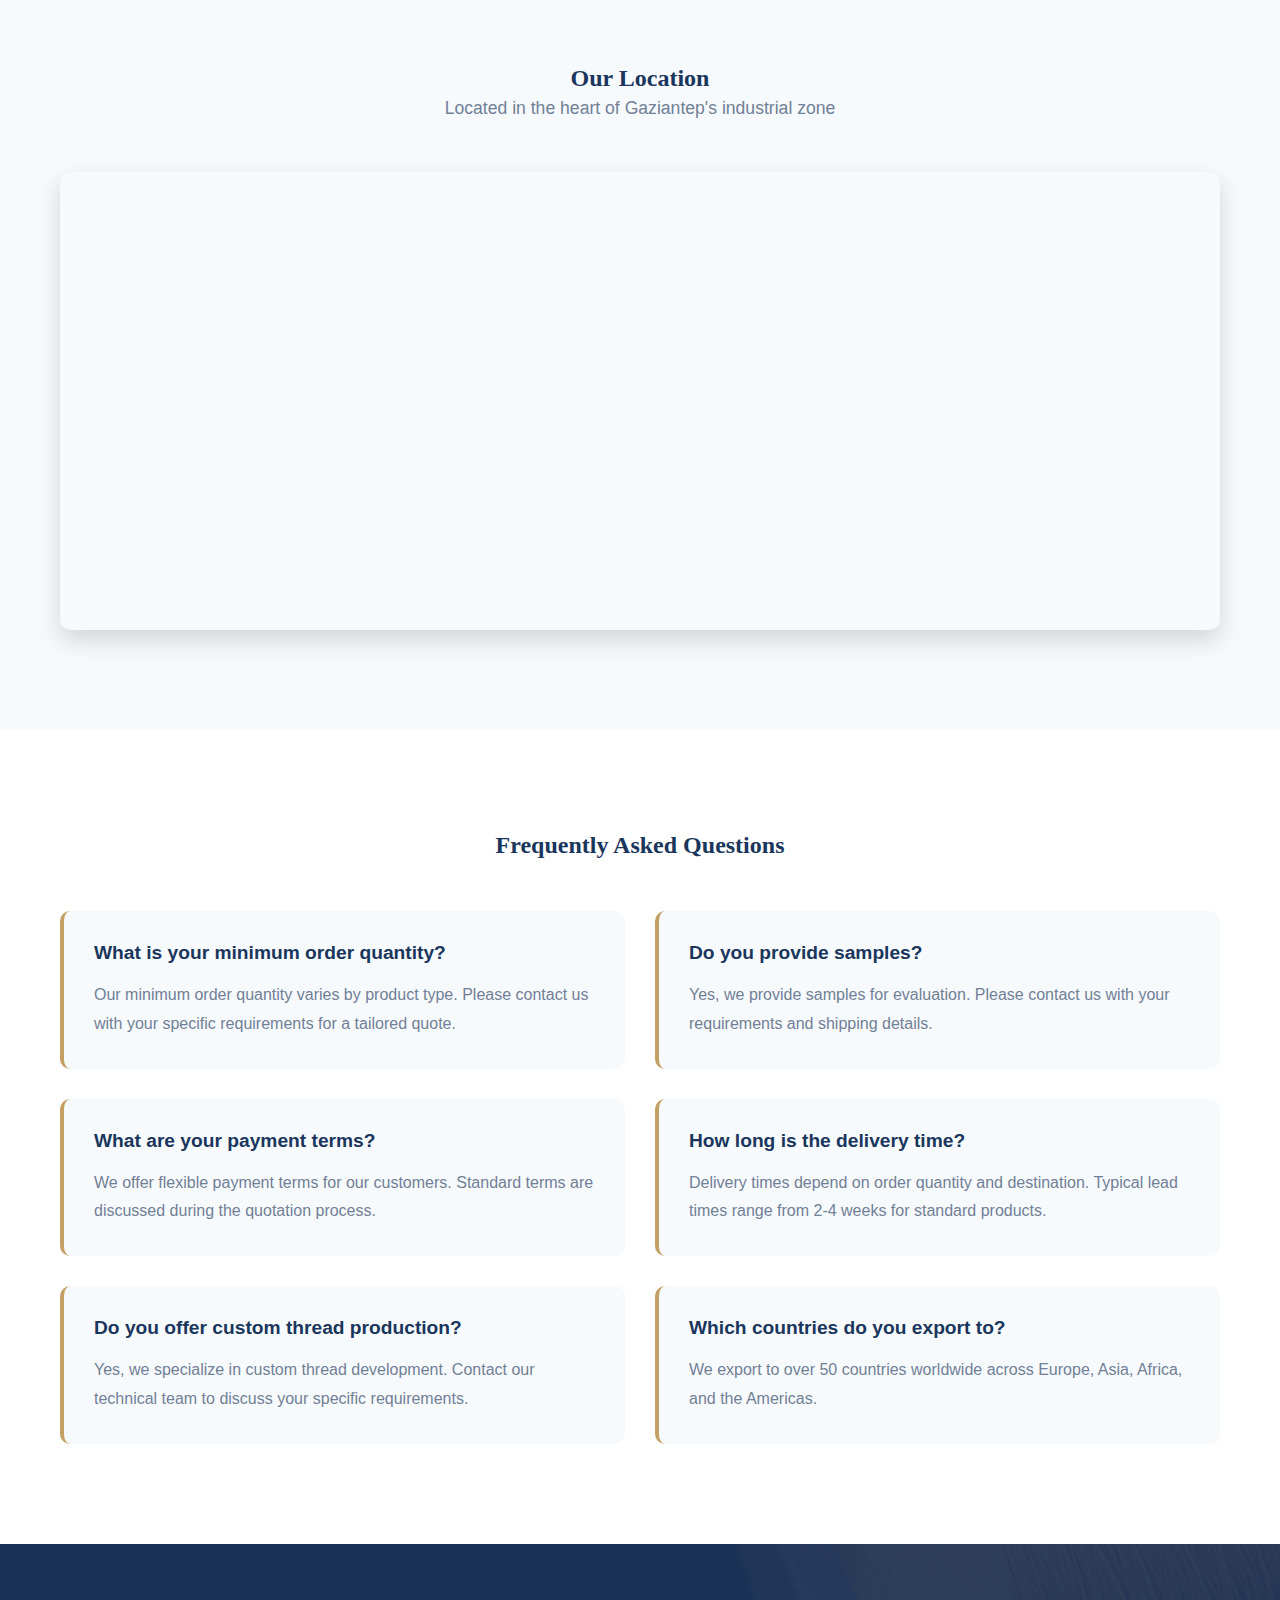
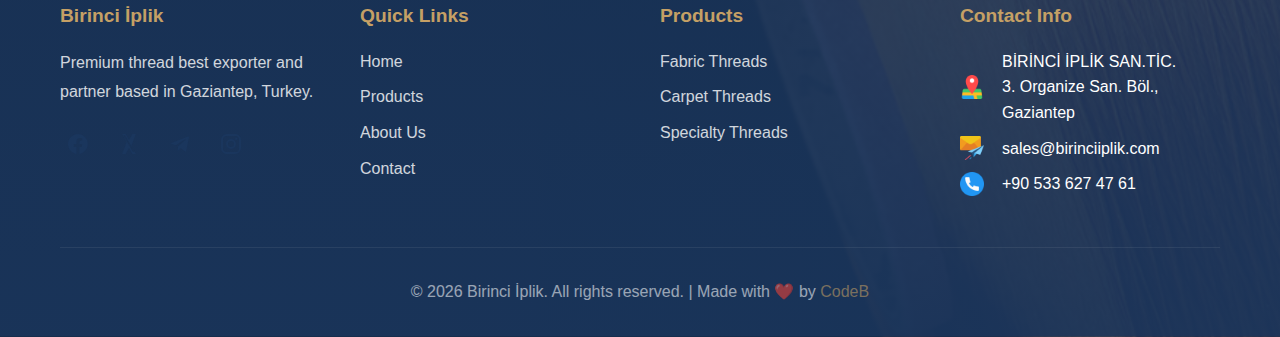
<file: contact.html>
<!DOCTYPE html>
<html lang="en">
<head>
    <meta charset="UTF-8">
    <meta name="viewport" content="width=device-width, initial-scale=1.0">
    <meta name="description" content="Contact Birinci İplik for quotes, samples, and inquiries. We're here to help with all your thread manufacturing needs.">
    <title>Contact Us | Birinci İplik</title>
    <link rel="icon" type="image/png" href="images/logo.png">
    <link rel="preconnect" href="https://api.fontshare.com">
    <link href="https://api.fontshare.com/v2/css?f[]=chillax@400,500,600&display=swap" rel="stylesheet">
    <link rel="stylesheet" href="css/style.css?v=20260301-v2">
</head>
<body>
    <!-- Navigation -->
    <nav class="navbar">
        <div class="container">
            <div class="nav-wrapper">
                <a href="index.html" class="logo">
                    <img src="images/logo.png" alt="Birinci İplik Logo" class="logo-image">
                    <span class="logo-text">Birinci <strong>İplik</strong></span>
                </a>
                <button class="nav-toggle" aria-label="Toggle navigation">
                    <span></span>
                    <span></span>
                    <span></span>
                </button>
                <ul class="nav-menu">
                    <li><a href="index.html" class="nav-link" data-i18n="nav-home">Home</a></li>
                    <li><a href="products.html" class="nav-link" data-i18n="nav-products">Products</a></li>
                    <li><a href="about.html" class="nav-link" data-i18n="nav-about">About Us</a></li>
                    <li><a href="contact.html" class="nav-link active" data-i18n="nav-contact">Contact</a></li>
                    <li class="lang-switch">
                        <button class="lang-btn active" data-lang="en">EN</button>
                        <button class="lang-btn" data-lang="tr">TR</button>
                        <button class="lang-btn" data-lang="ar">عربي</button>
                    </li>
                    <li><a href="mailto:sales@birinciiplik.com?subject=Request For Price Quote&body=Hi there, can I get an updated price quote?" class="btn btn-primary quote-btn" data-i18n="nav-quote">Get a Quote</a></li>
                </ul>
            </div>
        </div>
    </nav>

    <!-- Page Header -->
    <header class="page-header contact-header">
        <div class="container">
            <h1 data-i18n="contact-page-title">Contact Us</h1>
            <p data-i18n="contact-page-subtitle">Get in touch with our team for quotes and inquiries</p>
        </div>
    </header>

    <!-- Contact Section -->
    <section class="contact-section">
        <div class="container">
            <div class="contact-grid">
                <!-- Contact Form -->
                <div class="contact-form-wrapper">
                    <h2 data-i18n="contact-form-title">Send Us a Message</h2>
                    <p data-i18n="contact-form-desc">Fill out the form below and our team will get back to you within 24 hours.</p>
                    <form class="contact-form" id="contactForm" action="https://formspree.io/f/mgolbazo" method="POST">
                        <div class="form-group">
                            <label for="name" data-i18n="form-name">Full Name</label>
                            <input type="text" id="name" name="name" required data-i18n="form-name" placeholder="Your name">
                        </div>
                        <div class="form-group">
                            <label for="email" data-i18n="form-email">Email Address</label>
                            <input type="email" id="email" name="email" required data-i18n="form-email" placeholder="your@email.com">
                        </div>
                        <div class="form-group">
                            <label for="company" data-i18n="form-company">Company Name</label>
                            <input type="text" id="company" name="company" data-i18n="form-company" placeholder="Your company">
                        </div>
                        <div class="form-group">
                            <label for="phone" data-i18n="form-phone">Phone Number</label>
                            <input type="tel" id="phone" name="phone" data-i18n="form-phone" placeholder="+90 XXX XXX XX XX">
                        </div>
                        <div class="form-group">
                            <label for="subject" data-i18n="form-subject">Subject</label>
                            <select id="subject" name="subject" required>
                                <option value="" data-i18n-option="select-subject">Select a subject</option>
                                <option value="quote" data-i18n-option="option-quote">Request a Quote</option>
                                <option value="sample" data-i18n-option="option-sample">Request Samples</option>
                                <option value="product" data-i18n-option="option-product">Product Inquiry</option>
                                <option value="partnership" data-i18n-option="option-partnership">Partnership Opportunity</option>
                                <option value="other" data-i18n-option="option-other">Other</option>
                            </select>
                        </div>
                        <div class="form-group">
                            <label for="message" data-i18n="form-message">Message</label>
                            <textarea id="message" name="message" rows="5" required data-i18n="form-message" placeholder="Tell us about your requirements..."></textarea>
                        </div>
                        <button type="submit" class="btn btn-primary btn-large" data-i18n="form-submit">Send Message</button>
                    </form>
                </div>

                <!-- Contact Info -->
                <div class="contact-info-wrapper">
                    <h2 data-i18n="contact-get-title">Get in Touch</h2>
                    <p data-i18n="contact-get-desc">Reach out to us through any of these channels:</p>
                    
                    <div class="contact-cards">
                        <div class="contact-card">
                            <div class="contact-card-icon">
                                <img src="images/location-pin.png" alt="Location" style="width: 48px; height: 48px; object-fit: contain;">
                            </div>
                            <h3 data-i18n="contact-address">Address</h3>
                            <p><strong>BİRİNCİ İPLİK SAN.TİC.</strong><br>
                            3. Organize San. Böl. Kamil Şerbetçi<br>
                            Bulvarı No:24<br>
                            Şehitkamil / GAZİANTEP</p>
                        </div>
                        <div class="contact-card">
                            <div class="contact-card-icon">
                                <img src="images/telephone.png" alt="Phone" style="width: 48px; height: 48px; object-fit: contain;">
                            </div>
                            <h3 data-i18n="contact-phone">Phone</h3>
                            <p><a href="tel:+905336274761">+90 533 627 47 61</a></p>
                        </div>
                        <div class="contact-card">
                            <div class="contact-card-icon">
                                <img src="images/mail.png" alt="Email" style="width: 48px; height: 48px; object-fit: contain;">
                            </div>
                            <h3 data-i18n="contact-email">Email</h3>
                            <p><a href="mailto:sales@birinciiplik.com">sales@birinciiplik.com</a></p>
                        </div>
                        <div class="contact-card">
                            <div class="contact-card-icon">
                                <img src="images/whatsapp.png" alt="WhatsApp" style="width: 48px; height: 48px; object-fit: contain;">
                            </div>
                            <h3 data-i18n="contact-whatsapp">WhatsApp</h3>
                            <p><a href="https://wa.me/905336274761">+90 533 627 47 61</a></p>
                        </div>
                    </div>

                    <div class="business-hours">
                        <h3 data-i18n="business-hours">Business Hours</h3>
                        <ul>
                            <li><span data-i18n="hours-weekday">Monday - Friday</span>: <span>08:00 - 18:00</span></li>
                            <li><span data-i18n="hours-saturday">Saturday</span>: <span>09:00 - 13:00</span></li>
                            <li><span data-i18n="hours-sunday">Sunday</span>: <span data-i18n="hours-closed">Closed</span></li>
                        </ul>
                    </div>

                    <div class="social-connect">
                        <h3 data-i18n="social-connect">Connect With Us</h3>
                        <div class="social-links large">
                            <a href="#" aria-label="Facebook" class="social-icon">
                                <svg viewBox="0 0 24 24" width="24" height="24"><path fill="currentColor" d="M12 2.04C6.5 2.04 2 6.53 2 12.06C2 17.06 5.66 21.21 10.44 21.96V14.96H7.9V12.06H10.44V9.85C10.44 7.34 11.93 5.96 14.15 5.96C15.21 5.96 16.12 6.04 16.12 6.04V8.51H15.01C13.77 8.51 13.38 9.28 13.38 10.07V12.06H16.16L15.71 14.96H13.38V21.96C18.16 21.21 21.82 17.06 21.82 12.06C21.82 6.53 17.32 2.04 12 2.04Z"/></svg>
                            </a>
                            <a href="#" aria-label="X" class="social-icon">
                                <svg viewBox="0 0 24 24" width="24" height="24"><path fill="currentColor" d="M18.9 2H15.35L12 7.89L8.65 2H5.1L9.63 9.91L5.1 22H8.65L12 16.1L15.35 22H18.9L14.37 14.09L18.9 2M17.66 20H15.91L6.34 3.34H8.09L17.66 20Z"/></svg>
                            </a>
                            <a href="https://www.instagram.com/birinciiplik/" target="_blank" aria-label="Instagram" class="social-icon">
                                <svg viewBox="0 0 24 24" width="24" height="24"><path fill="currentColor" d="M7.8,2H16.2C19.4,2 22,4.6 22,7.8V16.2A5.8,5.8 0 0,1 16.2,22H7.8C4.6,22 2,19.4 2,16.2V7.8A5.8,5.8 0 0,1 7.8,2M7.6,4A3.6,3.6 0 0,0 4,7.6V16.4C4,18.39 5.61,20 7.6,20H16.4A3.6,3.6 0 0,0 20,16.4V7.6C20,5.61 18.39,4 16.4,4H7.6M17.25,5.5A1.25,1.25 0 0,1 18.5,6.75A1.25,1.25 0 0,1 17.25,8A1.25,1.25 0 0,1 16,6.75A1.25,1.25 0 0,1 17.25,5.5M12,7A5,5 0 0,1 17,12A5,5 0 0,1 12,17A5,5 0 0,1 7,12A5,5 0 0,1 12,7M12,9A3,3 0 0,0 9,12A3,3 0 0,0 12,15A3,3 0 0,0 15,12A3,3 0 0,0 12,9Z"/></svg>
                            </a>
                            <a href="#" aria-label="Telegram" class="social-icon">
                                <svg viewBox="0 0 24 24" width="24" height="24"><path fill="currentColor" d="M9.78 18.65L10.06 14.42L17.74 7.5C18.08 7.19 17.67 7.04 17.22 7.31L7.74 13.3L3.64 12C2.76 11.75 2.75 11.14 3.84 10.7L19.81 4.54C20.54 4.21 21.24 4.72 20.96 5.84L18.24 18.65C18.05 19.56 17.5 19.78 16.74 19.36L12.6 16.3L10.61 18.23C10.38 18.46 10.19 18.65 9.78 18.65Z"/></svg>
                            </a>
                        </div>
                    </div>
                </div>
            </div>
        </div>
    </section>

    <!-- Map Section -->
    <section class="map-section">
        <div class="container">
            <h2 class="text-center" data-i18n="map-title">Our Location</h2>
            <p class="section-subtitle text-center" data-i18n="map-subtitle">Located in the heart of Gaziantep's industrial zone</p>
            <div class="map-container">
                <iframe 
                    src="https://www.google.com/maps/embed?pb=!1m18!1m12!1m3!1d3153.577848576342!2d37.3282599!3d37.1707432!2m3!1f0!2f0!3f0!3m2!1i1024!2i768!4f13.1!3m3!1m2!1s0x0%3A0x0!2zMzfCsDEwJzE0LjciTiAzN8KwMTknNDMuNyJF!5e0!3m2!1sen!2str!4v1234567890" 
                    width="100%" 
                    height="450" 
                    style="border:0; border-radius: 10px;" 
                    allowfullscreen="" 
                    loading="lazy" 
                    referrerpolicy="no-referrer-when-downgrade">
                </iframe>
            </div>
        </div>
    </section>

    <!-- FAQ Section -->
    <section class="faq-section">
        <div class="container">
            <h2 class="text-center" data-i18n="faq-title">Frequently Asked Questions</h2>
            <div class="faq-grid">
                <div class="faq-item">
                    <h3 data-i18n="faq-1-q">What is your minimum order quantity?</h3>
                    <p data-i18n="faq-1-a">Our minimum order quantity varies by product type. Please contact us with your specific requirements for a tailored quote.</p>
                </div>
                <div class="faq-item">
                    <h3 data-i18n="faq-2-q">Do you provide samples?</h3>
                    <p data-i18n="faq-2-a">Yes, we provide samples for evaluation. Please contact us with your requirements and shipping details.</p>
                </div>
                <div class="faq-item">
                    <h3 data-i18n="faq-3-q">What are your payment terms?</h3>
                    <p data-i18n="faq-3-a">We offer flexible payment terms for our customers. Standard terms are discussed during the quotation process.</p>
                </div>
                <div class="faq-item">
                    <h3 data-i18n="faq-4-q">How long is the delivery time?</h3>
                    <p data-i18n="faq-4-a">Delivery times depend on order quantity and destination. Typical lead times range from 2-4 weeks for standard products.</p>
                </div>
                <div class="faq-item">
                    <h3 data-i18n="faq-5-q">Do you offer custom thread production?</h3>
                    <p data-i18n="faq-5-a">Yes, we specialize in custom thread development. Contact our technical team to discuss your specific requirements.</p>
                </div>
                <div class="faq-item">
                    <h3 data-i18n="faq-6-q">Which countries do you export to?</h3>
                    <p data-i18n="faq-6-a">We export to over 50 countries worldwide across Europe, Asia, Africa, and the Americas.</p>
                </div>
            </div>
        </div>
    </section>

    <!-- Footer -->
    <footer class="footer">
        <div class="container">
            <div class="footer-grid">
                <div class="footer-col">
                    <h4>Birinci İplik</h4>
                    <p data-i18n="footer-desc">Premium thread manufacturer and exporter based in Gaziantep, Turkey.</p>
                    <div class="social-links">
                        <a href="#" aria-label="Facebook" class="social-icon">
                            <svg viewBox="0 0 24 24" width="24" height="24"><path fill="currentColor" d="M12 2.04C6.5 2.04 2 6.53 2 12.06C2 17.06 5.66 21.21 10.44 21.96V14.96H7.9V12.06H10.44V9.85C10.44 7.34 11.93 5.96 14.15 5.96C15.21 5.96 16.12 6.04 16.12 6.04V8.51H15.01C13.77 8.51 13.38 9.28 13.38 10.07V12.06H16.16L15.71 14.96H13.38V21.96C18.16 21.21 21.82 17.06 21.82 12.06C21.82 6.53 17.32 2.04 12 2.04Z"/></svg>
                        </a>
                        <a href="#" aria-label="X" class="social-icon">
                            <svg viewBox="0 0 24 24" width="24" height="24"><path fill="currentColor" d="M18.9 2H15.35L12 7.89L8.65 2H5.1L9.63 9.91L5.1 22H8.65L12 16.1L15.35 22H18.9L14.37 14.09L18.9 2M17.66 20H15.91L6.34 3.34H8.09L17.66 20Z"/></svg>
                        </a>
                        <a href="#" aria-label="Telegram" class="social-icon">
                            <svg viewBox="0 0 24 24" width="24" height="24"><path fill="currentColor" d="M9.78 18.65L10.06 14.42L17.74 7.5C18.08 7.19 17.67 7.04 17.22 7.31L7.74 13.3L3.64 12C2.76 11.75 2.75 11.14 3.84 10.7L19.81 4.54C20.54 4.21 21.24 4.72 20.96 5.84L18.24 18.65C18.05 19.56 17.5 19.78 16.74 19.36L12.6 16.3L10.61 18.23C10.38 18.46 10.19 18.65 9.78 18.65Z"/></svg>
                        </a>
                        <a href="https://www.instagram.com/birinciiplik/" target="_blank" aria-label="Instagram" class="social-icon">
                            <svg viewBox="0 0 24 24" width="24" height="24"><path fill="currentColor" d="M7.8,2H16.2C19.4,2 22,4.6 22,7.8V16.2A5.8,5.8 0 0,1 16.2,22H7.8C4.6,22 2,19.4 2,16.2V7.8A5.8,5.8 0 0,1 7.8,2M7.6,4A3.6,3.6 0 0,0 4,7.6V16.4C4,18.39 5.61,20 7.6,20H16.4A3.6,3.6 0 0,0 20,16.4V7.6C20,5.61 18.39,4 16.4,4H7.6M17.25,5.5A1.25,1.25 0 0,1 18.5,6.75A1.25,1.25 0 0,1 17.25,8A1.25,1.25 0 0,1 16,6.75A1.25,1.25 0 0,1 17.25,5.5M12,7A5,5 0 0,1 17,12A5,5 0 0,1 12,17A5,5 0 0,1 7,12A5,5 0 0,1 12,7M12,9A3,3 0 0,0 9,12A3,3 0 0,0 12,15A3,3 0 0,0 15,12A3,3 0 0,0 12,9Z"/></svg>
                        </a>
                    </div>
                </div>
                <div class="footer-col">
                    <h4 data-i18n="footer-links-title">Quick Links</h4>
                    <ul>
                        <li><a href="index.html" data-i18n="nav-home">Home</a></li>
                        <li><a href="products.html" data-i18n="nav-products">Products</a></li>
                        <li><a href="about.html" data-i18n="nav-about">About Us</a></li>
                        <li><a href="contact.html" data-i18n="nav-contact">Contact</a></li>
                    </ul>
                </div>
                <div class="footer-col">
                    <h4 data-i18n="footer-products-title">Products</h4>
                    <ul>
                        <li><a href="products.html#fabric">Fabric Threads</a></li>
                        <li><a href="products.html#carpet">Carpet Threads</a></li>
                        <li><a href="products.html#specialty">Specialty Threads</a></li>
                    </ul>
                </div>
                <div class="footer-col">
                    <h4 data-i18n="footer-contact-title">Contact Info</h4>
                    <ul class="contact-info">
                        <li>
                            <img src="images/location-pin.png" alt="Location" style="width: 24px; height: 24px; vertical-align: middle; margin-right: 8px;">
                            BİRİNCİ İPLİK SAN.TİC.<br>3. Organize San. Böl., Gaziantep
                        </li>
                        <li>
                            <img src="images/mail.png" alt="Email" style="width: 24px; height: 24px; vertical-align: middle; margin-right: 8px;">
                            sales@birinciiplik.com
                        </li>
                        <li>
                            <img src="images/telephone.png" alt="Phone" style="width: 24px; height: 24px; vertical-align: middle; margin-right: 8px;">
                            +90 533 627 47 61
                        </li>
                    </ul>
                </div>
            </div>
            <div class="footer-bottom">
                <p>&copy; 2026 Birinci İplik. All rights reserved. | Made with ❤️ by <a href="https://bessar.work/" target="_blank" style="color: var(--secondary-color); text-decoration: none;">CodeB</a></p>
            </div>
        </div>
    </footer>

    <script src="js/translations.js?v=20260325-v1"></script>
    <script src="js/main.js"></script>
</body>
</html>
</file>
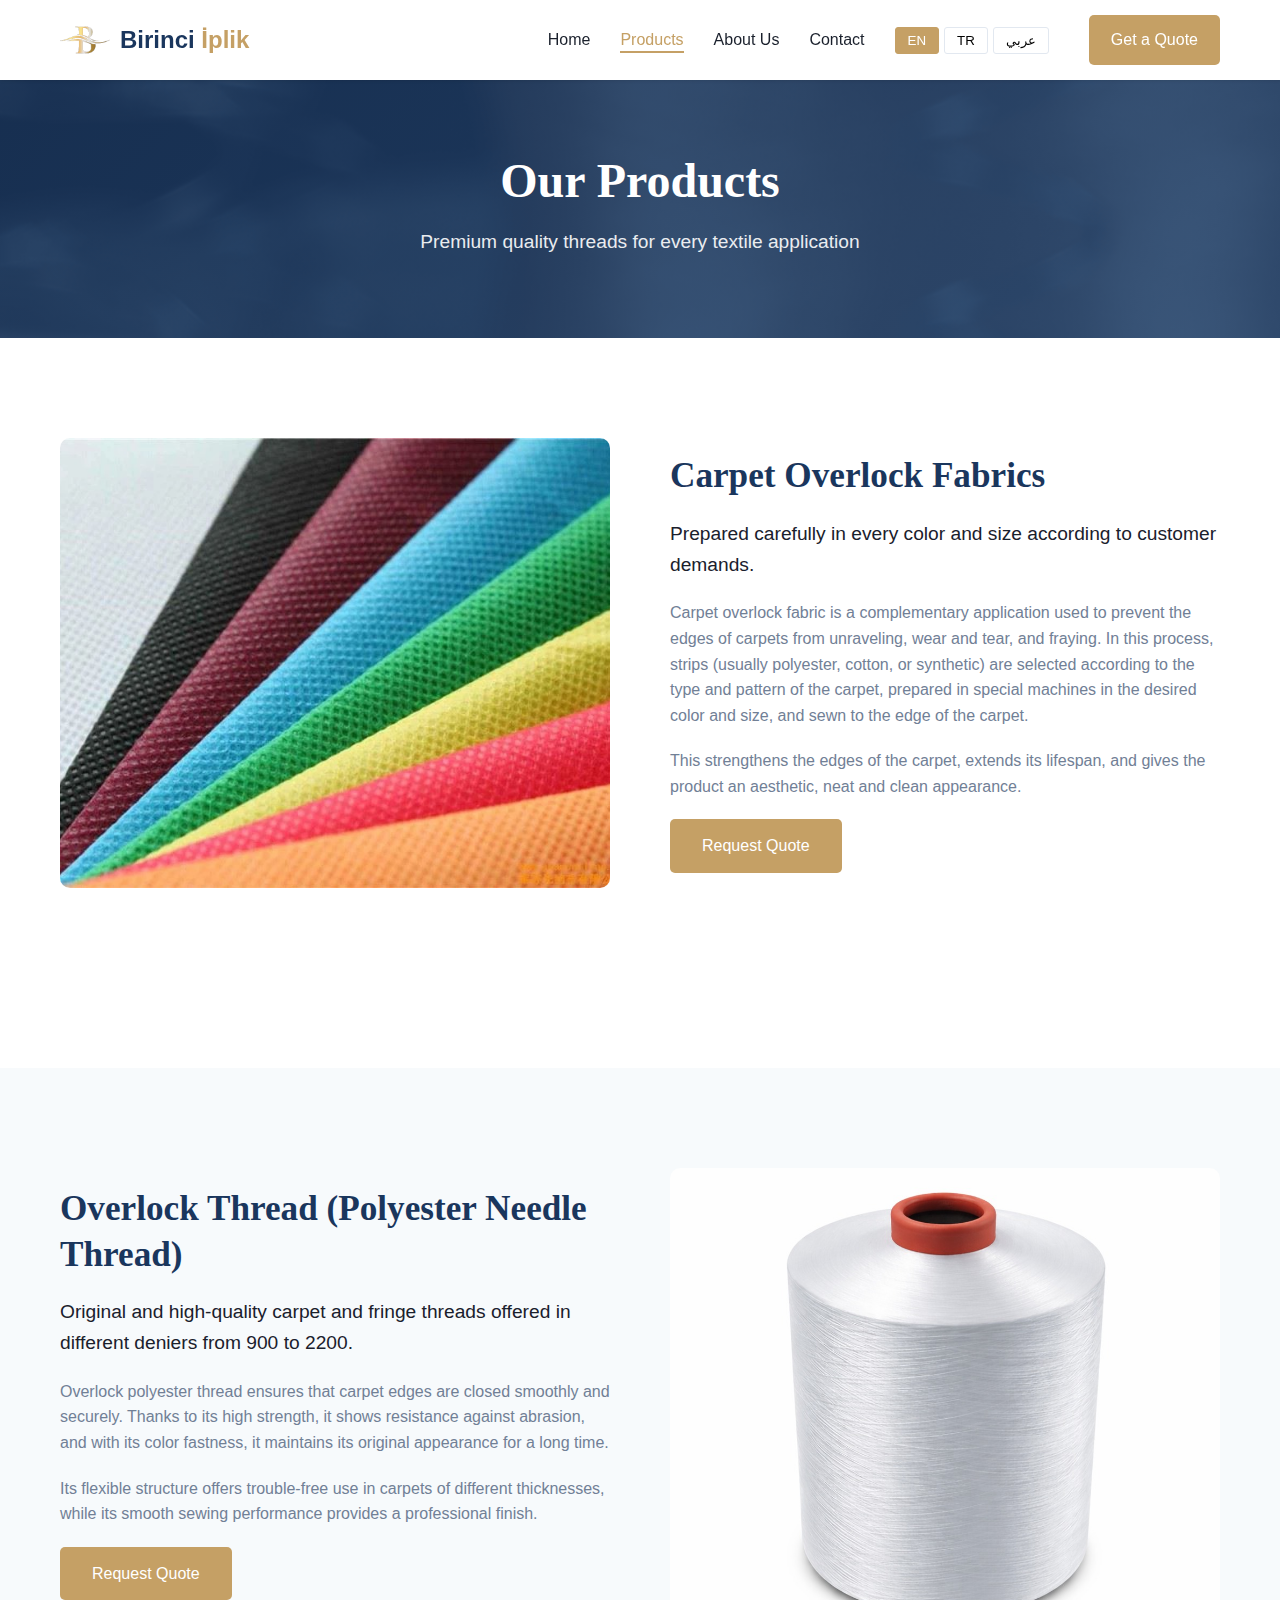
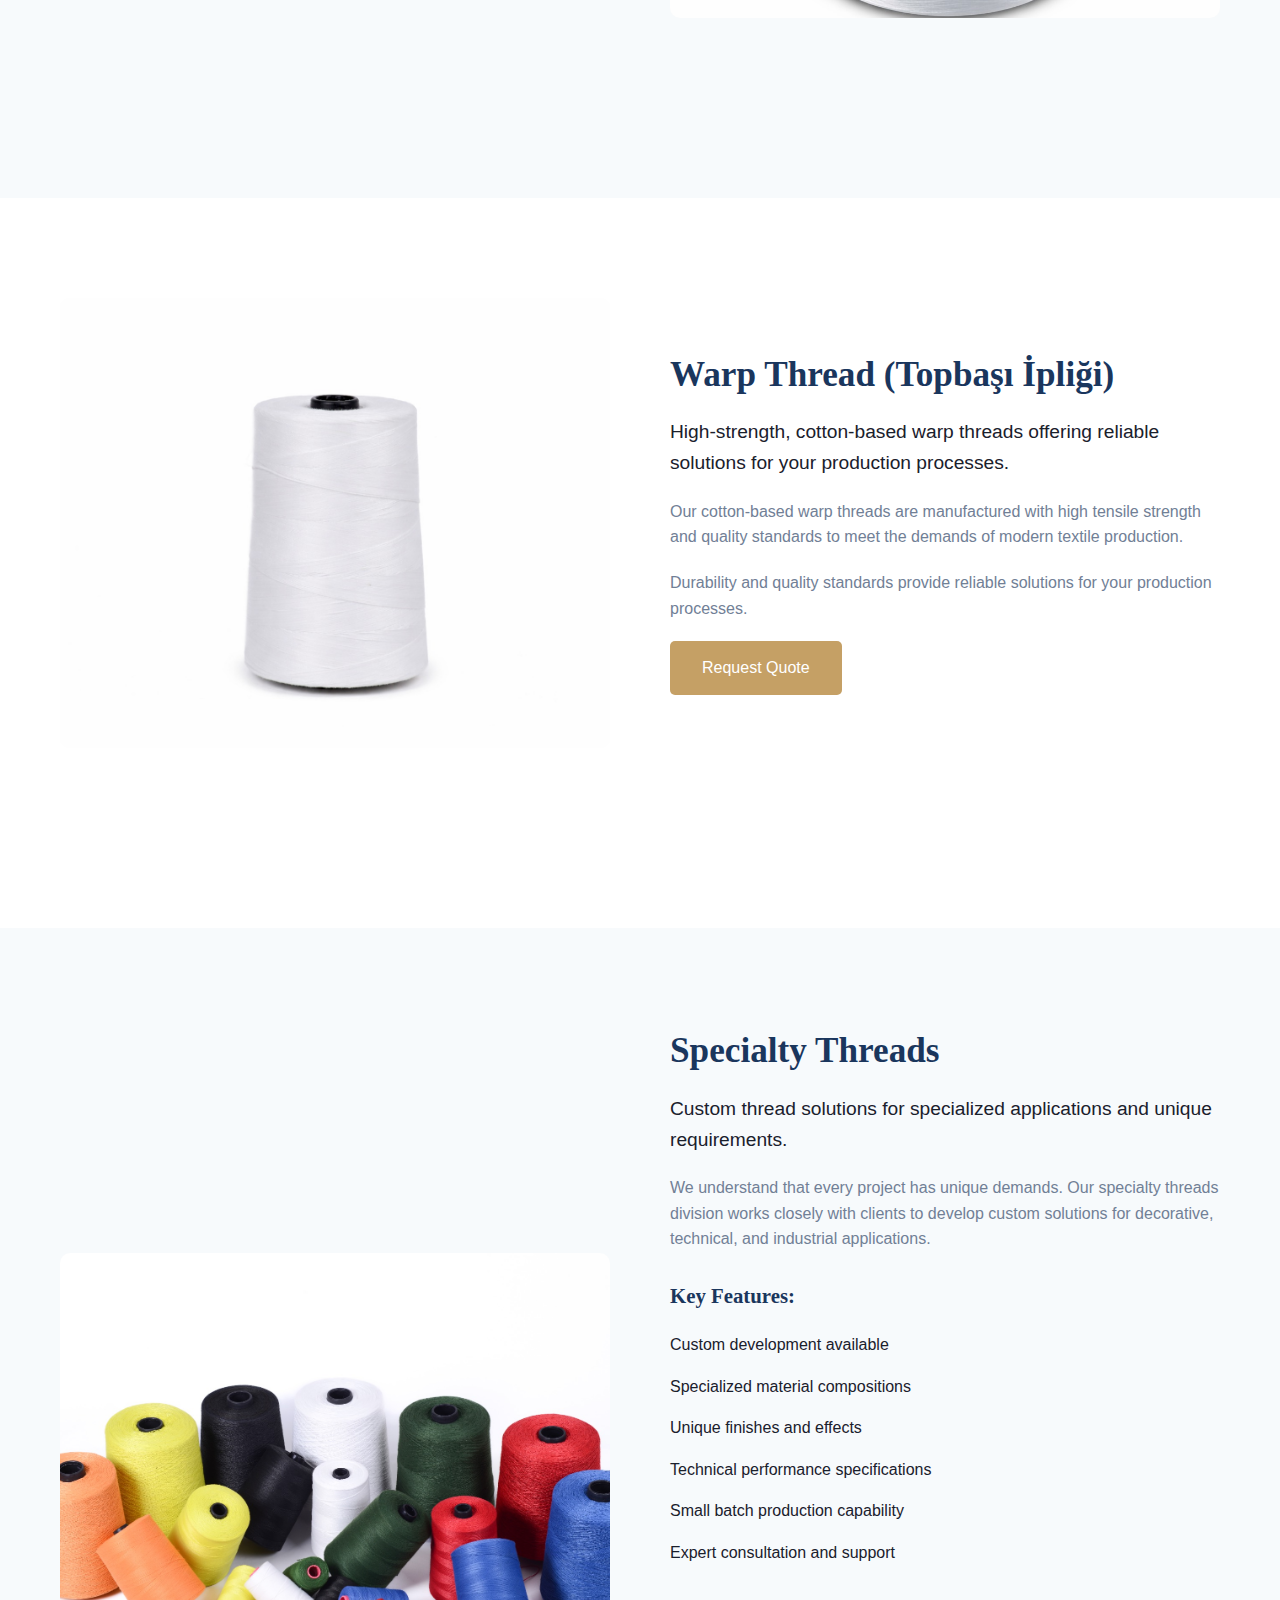
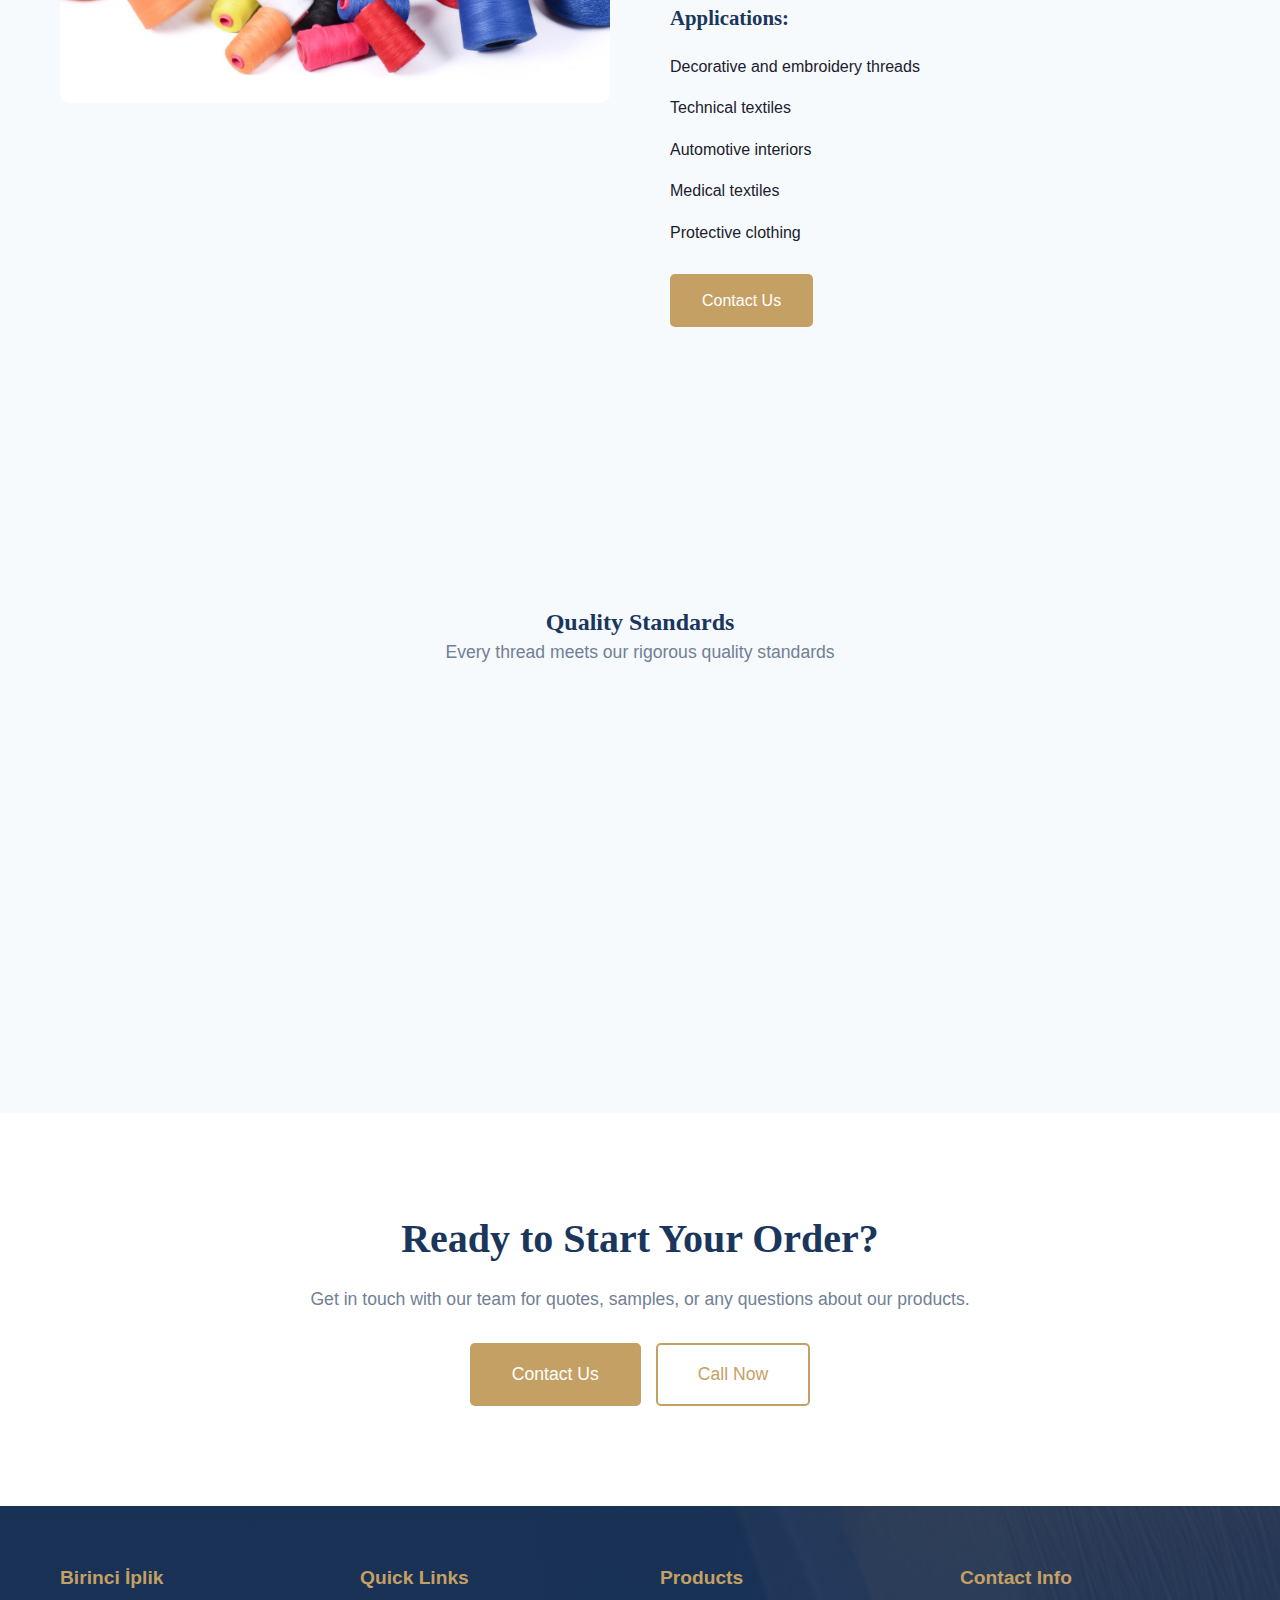
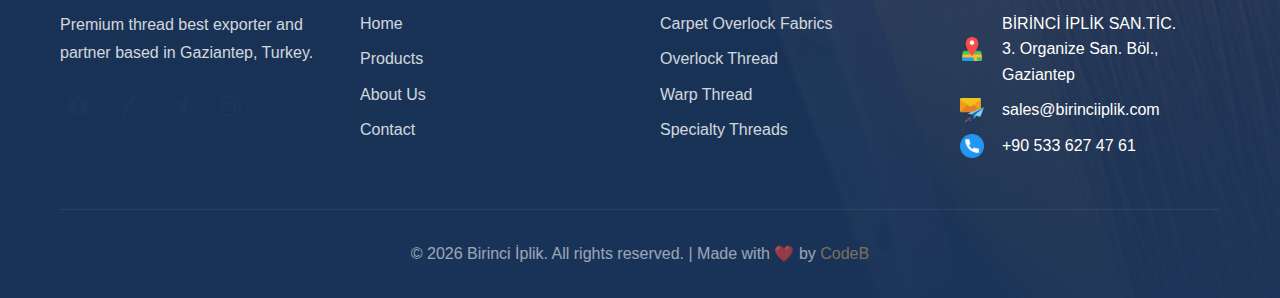
<file: products.html>
<!DOCTYPE html>
<html lang="en">
<head>
    <meta charset="UTF-8">
    <meta name="viewport" content="width=device-width, initial-scale=1.0">
    <meta name="description" content="Browse our premium range of threads for fabrics, carpets, and specialty applications. High-quality textile threads from Birinci İplik.">
    <title>Products | Birinci İplik</title>
    <link rel="icon" type="image/png" href="images/logo.png">
    <link rel="preconnect" href="https://api.fontshare.com">
    <link href="https://api.fontshare.com/v2/css?f[]=chillax@400,500,600&display=swap" rel="stylesheet">
    <link rel="stylesheet" href="css/style.css?v=20260301-v2">
</head>
<body>
    <!-- Navigation -->
    <nav class="navbar">
        <div class="container">
            <div class="nav-wrapper">
                <a href="index.html" class="logo">
                    <img src="images/logo.png" alt="Birinci İplik Logo" class="logo-image">
                    <span class="logo-text">Birinci <strong>İplik</strong></span>
                </a>
                <button class="nav-toggle" aria-label="Toggle navigation">
                    <span></span>
                    <span></span>
                    <span></span>
                </button>
                <ul class="nav-menu">
                    <li><a href="index.html" class="nav-link" data-i18n="nav-home">Home</a></li>
                    <li><a href="products.html" class="nav-link active" data-i18n="nav-products">Products</a></li>
                    <li><a href="about.html" class="nav-link" data-i18n="nav-about">About Us</a></li>
                    <li><a href="contact.html" class="nav-link" data-i18n="nav-contact">Contact</a></li>
                    <li class="lang-switch">
                        <button class="lang-btn active" data-lang="en">EN</button>
                        <button class="lang-btn" data-lang="tr">TR</button>
                        <button class="lang-btn" data-lang="ar">عربي</button>
                    </li>
                    <li><a href="mailto:sales@birinciiplik.com?subject=Request For Price Quote&body=Hi there, can I get an updated price quote?" class="btn btn-primary quote-btn" data-i18n="nav-quote">Get a Quote</a></li>
                </ul>
            </div>
        </div>
    </nav>

    <!-- Page Header -->
    <header class="page-header products-header">
        <div class="container">
            <h1 data-i18n="products-page-title">Our Products</h1>
            <p data-i18n="products-page-subtitle">Premium quality threads for every textile application</p>
        </div>
    </header>

    <!-- Products Section -->
    <!-- Product: Carpet Overlock Fabrics -->
    <section class="products-section" id="carpet-overlock">
        <div class="container">
            <div class="product-detail-grid">
                <div class="product-detail-image">
                    <img src="images/halı overlok kumaşı.jpeg" alt="Halı Overlok Kumaşları" style="width: 100%; height: 450px; object-fit: cover; border-radius: 10px;">
                </div>
                <div class="product-detail-content">
                    <h2 data-i18n="overlock-fabric-title">Carpet Overlock Fabrics</h2>
                    <p class="lead" data-i18n="overlock-fabric-lead">Prepared carefully in every color and size according to customer demands.</p>
                    <p data-i18n="overlock-fabric-desc">Carpet overlock fabric is a complementary application used to prevent the edges of carpets from unraveling, wear and tear, and fraying. In this process, strips (usually polyester, cotton, or synthetic) are selected according to the type and pattern of the carpet, prepared in special machines in the desired color and size, and sewn to the edge of the carpet.</p>
                    <p data-i18n="overlock-fabric-benefit">This strengthens the edges of the carpet, extends its lifespan, and gives the product an aesthetic, neat and clean appearance.</p>
                    <a href="contact.html" class="btn btn-primary" data-i18n="fabric-btn">Request Quote</a>
                </div>
            </div>
        </div>
    </section>

    <!-- Product: Overlock Thread (Polyester Needle Thread) -->
    <section class="products-section alt-bg" id="overlock-thread">
        <div class="container">
            <div class="product-detail-grid reverse">
                <div class="product-detail-image">
                    <img src="images/polyester iplik.jpeg" alt="Overlok İpi" style="width: 100%; height: 450px; object-fit: cover; border-radius: 10px;">
                </div>
                <div class="product-detail-content">
                    <h2 data-i18n="overlock-thread-title">Overlock Thread (Polyester Needle Thread)</h2>
                    <p class="lead" data-i18n="overlock-thread-lead">Original and high-quality carpet and fringe threads offered in different deniers from 900 to 2200.</p>
                    <p data-i18n="overlock-thread-desc">Overlock polyester thread ensures that carpet edges are closed smoothly and securely. Thanks to its high strength, it shows resistance against abrasion, and with its color fastness, it maintains its original appearance for a long time.</p>
                    <p data-i18n="overlock-thread-benefit">Its flexible structure offers trouble-free use in carpets of different thicknesses, while its smooth sewing performance provides a professional finish.</p>
                    <a href="contact.html" class="btn btn-primary" data-i18n="fabric-btn">Request Quote</a>
                </div>
            </div>
        </div>
    </section>

    <!-- Product: Warp Thread (Topbaşı İpliği) -->
    <section class="products-section" id="warp-thread">
        <div class="container">
            <div class="product-detail-grid">
                <div class="product-detail-image">
                    <img src="images/topbaşı ipliği.jpeg" alt="Topbaşı İpliği" style="width: 100%; height: 450px; object-fit: cover; border-radius: 10px;">
                </div>
                <div class="product-detail-content">
                    <h2 data-i18n="warp-thread-title">Warp Thread (Topbaşı İpliği)</h2>
                    <p class="lead" data-i18n="warp-thread-lead">High-strength, cotton-based warp threads offering reliable solutions for your production processes.</p>
                    <p data-i18n="warp-thread-desc">Our cotton-based warp threads are manufactured with high tensile strength and quality standards to meet the demands of modern textile production.</p>
                    <p data-i18n="warp-thread-benefit">Durability and quality standards provide reliable solutions for your production processes.</p>
                    <a href="contact.html" class="btn btn-primary" data-i18n="fabric-btn">Request Quote</a>
                </div>
            </div>
        </div>
    </section>

    <!-- Product: Specialty Threads -->
    <section class="products-section alt-bg" id="specialty">
        <div class="container">
            <div class="product-detail-grid">
                <div class="product-detail-image">
                    <img src="images/spet thrids.jpeg" alt="Specialty Threads" style="width: 100%; height: 450px; object-fit: cover; border-radius: 10px;">
                </div>
                <div class="product-detail-content">
                    <h2 data-i18n="specialty-title">Specialty Threads</h2>
                    <p class="lead" data-i18n="specialty-lead">Custom thread solutions for specialized applications and unique requirements.</p>
                    <p data-i18n="specialty-desc">We understand that every project has unique demands. Our specialty threads division works closely with clients to develop custom solutions for decorative, technical, and industrial applications. From metallic threads to high-performance industrial yarns, we deliver excellence.</p>
                    <h3 data-i18n="fabric-features-title">Key Features:</h3>
                    <ul class="feature-list">
                        <li data-i18n="specialty-features-1">✓ Custom development available</li>
                        <li data-i18n="specialty-features-2">✓ Specialized material compositions</li>
                        <li data-i18n="specialty-features-3">✓ Unique finishes and effects</li>
                        <li data-i18n="specialty-features-4">✓ Technical performance specifications</li>
                        <li data-i18n="specialty-features-5">✓ Small batch production capability</li>
                        <li data-i18n="specialty-features-6">✓ Expert consultation and support</li>
                    </ul>
                    <h3 data-i18n="fabric-applications-title">Applications:</h3>
                    <ul class="feature-list">
                        <li data-i18n="specialty-applications-1">• Decorative and embroidery threads</li>
                        <li data-i18n="specialty-applications-2">• Technical textiles</li>
                        <li data-i18n="specialty-applications-3">• Automotive interiors</li>
                        <li data-i18n="specialty-applications-4">• Medical textiles</li>
                        <li data-i18n="specialty-applications-5">• Protective clothing</li>
                    </ul>
                    <a href="contact.html" class="btn btn-primary" data-i18n="specialty-btn">Contact Us</a>
                </div>
            </div>
        </div>
    </section>

    <!-- Quality Section -->
    <section class="quality-section">
        <div class="container">
            <h2 class="text-center" data-i18n="quality-title">Quality Standards</h2>
            <p class="section-subtitle text-center" data-i18n="quality-subtitle">Every thread meets our rigorous quality standards</p>
            <div class="quality-grid">
                <div class="quality-card">
                    <div class="quality-icon">
                        <img src="images/lab-test.png" alt="Lab Testing" style="width: 80px; height: 80px; object-fit: contain;">
                    </div>
                    <h3 data-i18n="quality-lab-title">Lab Testing</h3>
                    <p data-i18n="quality-lab-desc">Comprehensive testing in our quality control laboratory for every production batch.</p>
                </div>
                <div class="quality-card">
                    <div class="quality-icon">
                        <img src="images/contract.png" alt="Certified" style="width: 80px; height: 80px; object-fit: contain;">
                    </div>
                    <h3 data-i18n="quality-certified-title">Certified</h3>
                    <p data-i18n="quality-certified-desc">Manufactured according to international quality standards and certifications.</p>
                </div>
                <div class="quality-card">
                    <div class="quality-icon">
                        <img src="images/due-diligence.png" alt="Inspection" style="width: 80px; height: 80px; object-fit: contain;">
                    </div>
                    <h3 data-i18n="quality-inspection-title">Inspection</h3>
                    <p data-i18n="quality-inspection-desc">Multiple inspection points throughout the production process.</p>
                </div>
                <div class="quality-card">
                    <div class="quality-icon">
                        <img src="images/segmented-circle-arrow.png" alt="Consistency" style="width: 80px; height: 80px; object-fit: contain;">
                    </div>
                    <h3 data-i18n="quality-consistency-title">Consistency</h3>
                    <p data-i18n="quality-consistency-desc">Guaranteed consistency across batches for reliable production.</p>
                </div>
            </div>
        </div>
    </section>

    <!-- CTA Section -->
    <section class="contact-cta">
        <div class="container">
            <div class="cta-content">
                <h2 data-i18n="cta-title">Need a Custom Solution?</h2>
                <p data-i18n="cta-desc">Our team is ready to help you find the perfect thread for your application.</p>
                <div class="cta-buttons">
                    <a href="contact.html" class="btn btn-primary btn-large" data-i18n="cta-btn-contact">Get in Touch</a>
                    <a href="tel:+905336274761" class="btn btn-outline btn-large" data-i18n="cta-btn-call">📞 Call Now</a>
                </div>
            </div>
        </div>
    </section>

    <!-- Footer -->
    <footer class="footer">
        <div class="container">
            <div class="footer-grid">
                <div class="footer-col">
                    <h4>Birinci İplik</h4>
                    <p data-i18n="footer-desc">Premium thread manufacturer and exporter based in Gaziantep, Turkey.</p>
                    <div class="social-links">
                        <a href="#" aria-label="Facebook" class="social-icon">
                            <svg viewBox="0 0 24 24" width="24" height="24"><path fill="currentColor" d="M12 2.04C6.5 2.04 2 6.53 2 12.06C2 17.06 5.66 21.21 10.44 21.96V14.96H7.9V12.06H10.44V9.85C10.44 7.34 11.93 5.96 14.15 5.96C15.21 5.96 16.12 6.04 16.12 6.04V8.51H15.01C13.77 8.51 13.38 9.28 13.38 10.07V12.06H16.16L15.71 14.96H13.38V21.96C18.16 21.21 21.82 17.06 21.82 12.06C21.82 6.53 17.32 2.04 12 2.04Z"/></svg>
                        </a>
                        <a href="#" aria-label="X" class="social-icon">
                            <svg viewBox="0 0 24 24" width="24" height="24"><path fill="currentColor" d="M18.9 2H15.35L12 7.89L8.65 2H5.1L9.63 9.91L5.1 22H8.65L12 16.1L15.35 22H18.9L14.37 14.09L18.9 2M17.66 20H15.91L6.34 3.34H8.09L17.66 20Z"/></svg>
                        </a>
                        <a href="#" aria-label="Telegram" class="social-icon">
                            <svg viewBox="0 0 24 24" width="24" height="24"><path fill="currentColor" d="M9.78 18.65L10.06 14.42L17.74 7.5C18.08 7.19 17.67 7.04 17.22 7.31L7.74 13.3L3.64 12C2.76 11.75 2.75 11.14 3.84 10.7L19.81 4.54C20.54 4.21 21.24 4.72 20.96 5.84L18.24 18.65C18.05 19.56 17.5 19.78 16.74 19.36L12.6 16.3L10.61 18.23C10.38 18.46 10.19 18.65 9.78 18.65Z"/></svg>
                        </a>
                        <a href="https://www.instagram.com/birinciiplik/" target="_blank" aria-label="Instagram" class="social-icon">
                            <svg viewBox="0 0 24 24" width="24" height="24"><path fill="currentColor" d="M7.8,2H16.2C19.4,2 22,4.6 22,7.8V16.2A5.8,5.8 0 0,1 16.2,22H7.8C4.6,22 2,19.4 2,16.2V7.8A5.8,5.8 0 0,1 7.8,2M7.6,4A3.6,3.6 0 0,0 4,7.6V16.4C4,18.39 5.61,20 7.6,20H16.4A3.6,3.6 0 0,0 20,16.4V7.6C20,5.61 18.39,4 16.4,4H7.6M17.25,5.5A1.25,1.25 0 0,1 18.5,6.75A1.25,1.25 0 0,1 17.25,8A1.25,1.25 0 0,1 16,6.75A1.25,1.25 0 0,1 17.25,5.5M12,7A5,5 0 0,1 17,12A5,5 0 0,1 12,17A5,5 0 0,1 7,12A5,5 0 0,1 12,7M12,9A3,3 0 0,0 9,12A3,3 0 0,0 12,15A3,3 0 0,0 15,12A3,3 0 0,0 12,9Z"/></svg>
                        </a>
                    </div>
                </div>
                <div class="footer-col">
                    <h4 data-i18n="footer-links-title">Quick Links</h4>
                    <ul>
                        <li><a href="index.html" data-i18n="nav-home">Home</a></li>
                        <li><a href="products.html" data-i18n="nav-products">Products</a></li>
                        <li><a href="about.html" data-i18n="nav-about">About Us</a></li>
                        <li><a href="contact.html" data-i18n="nav-contact">Contact</a></li>
                    </ul>
                </div>
                <div class="footer-col">
                    <h4 data-i18n="footer-products-title">Products</h4>
                    <ul>
                        <li><a href="#carpet-overlock">Carpet Overlock Fabrics</a></li>
                        <li><a href="#overlock-thread">Overlock Thread</a></li>
                        <li><a href="#warp-thread">Warp Thread</a></li>
                        <li><a href="#specialty">Specialty Threads</a></li>
                    </ul>
                </div>
                <div class="footer-col">
                    <h4 data-i18n="footer-contact-title">Contact Info</h4>
                    <ul class="contact-info">
                        <li>
                            <img src="images/location-pin.png" alt="Location" style="width: 24px; height: 24px; vertical-align: middle; margin-right: 8px;">
                            BİRİNCİ İPLİK SAN.TİC.<br>3. Organize San. Böl., Gaziantep
                        </li>
                        <li>
                            <img src="images/mail.png" alt="Email" style="width: 24px; height: 24px; vertical-align: middle; margin-right: 8px;">
                            sales@birinciiplik.com
                        </li>
                        <li>
                            <img src="images/telephone.png" alt="Phone" style="width: 24px; height: 24px; vertical-align: middle; margin-right: 8px;">
                            +90 533 627 47 61
                        </li>
                    </ul>
                </div>
            </div>
            <div class="footer-bottom">
                <p>&copy; 2026 Birinci İplik. All rights reserved. | Made with ❤️ by <a href="https://bessar.work/" target="_blank" style="color: var(--secondary-color); text-decoration: none;">CodeB</a></p>
            </div>
        </div>
    </footer>

    <script src="js/translations.js?v=20260325-v1"></script>
    <script src="js/main.js"></script>
</body>
</html>
</file>
<file: css/style.css>
/* ========================================
   Birinci İplik - Main Stylesheet
   ======================================== */

/* CSS Variables */
:root {
    --primary-color: #1a365d;
    --primary-light: #2c5282;
    --secondary-color: #c5a065;
    --secondary-light: #d4b075;
    --text-dark: #1a202c;
    --text-light: #718096;
    --text-muted: #a0aec0;
    --bg-light: #f7fafc;
    --bg-white: #ffffff;
    --border-color: #e2e8f0;
    --shadow-sm: 0 1px 3px rgba(0,0,0,0.1);
    --shadow-md: 0 4px 6px rgba(0,0,0,0.1);
    --shadow-lg: 0 10px 25px rgba(0,0,0,0.15);
    --transition: all 0.3s ease;
}

/* Arabic Font - Quest Bold */
@font-face {
    font-family: 'Quest Bold';
    src: url('../fonts/Questv1-Bold.otf') format('opentype');
    font-weight: bold;
    font-style: normal;
    font-display: swap;
}

/* Reset & Base */
*, *::before, *::after {
    margin: 0;
    padding: 0;
    box-sizing: border-box;
}

html {
    scroll-behavior: smooth;
}

body {
    font-family: 'Chillax', 'Roboto', sans-serif;
    font-size: 16px;
    line-height: 1.6;
    color: var(--text-dark);
    background-color: var(--bg-white);
    font-weight: 500;
}

h1, h2, h3, h4, h5, h6 {
    font-family: 'Chillax', 'Playfair Display', serif;
    font-weight: 600;
    line-height: 1.3;
    color: var(--primary-color);
}

a {
    text-decoration: none;
    color: inherit;
    transition: var(--transition);
}

img {
    max-width: 100%;
    height: auto;
    display: block;
}

ul {
    list-style: none;
}

/* Container */
.container {
    max-width: 1200px;
    margin: 0 auto;
    padding: 0 20px;
}

/* Buttons */
.btn {
    display: inline-block;
    padding: 12px 30px;
    border-radius: 5px;
    font-weight: 500;
    font-size: 1rem;
    cursor: pointer;
    transition: var(--transition);
    border: 2px solid transparent;
    text-align: center;
}

.btn-primary {
    background-color: var(--secondary-color);
    color: var(--bg-white);
}

.btn-primary:hover {
    background-color: var(--secondary-light);
    transform: translateY(-2px);
    box-shadow: var(--shadow-md);
}

.btn-secondary {
    background-color: transparent;
    color: var(--bg-white);
    border-color: var(--bg-white);
}

.btn-secondary:hover {
    background-color: var(--bg-white);
    color: var(--primary-color);
}

.btn-outline {
    background-color: transparent;
    color: var(--secondary-color);
    border-color: var(--secondary-color);
}

.btn-outline:hover {
    background-color: var(--secondary-color);
    color: var(--bg-white);
}

.btn-large {
    padding: 15px 40px;
    font-size: 1.1rem;
}

/* ========================================
   Navigation
   ======================================== */
.navbar {
    position: fixed;
    top: 0;
    left: 0;
    right: 0;
    background-color: var(--bg-white);
    box-shadow: var(--shadow-sm);
    z-index: 1000;
    padding: 15px 0;
}

.nav-wrapper {
    display: flex;
    justify-content: space-between;
    align-items: center;
}

.logo {
    display: flex;
    align-items: center;
    gap: 10px;
    font-size: 1.5rem;
    font-family: 'Chillax', sans-serif !important;
    font-weight: 700 !important;
    color: var(--primary-color);
}

.logo-image {
    height: 50px;
    width: auto;
    object-fit: contain;
}

.logo-text {
    font-family: 'Chillax', sans-serif !important;
    font-weight: 700 !important;
}

.logo-text strong {
    color: var(--secondary-color);
    font-weight: 700 !important;
}

.nav-menu {
    display: flex;
    align-items: center;
    gap: 30px;
}

.nav-link {
    font-weight: 500;
    color: var(--text-dark);
    position: relative;
    padding: 5px 0;
}

.nav-link::after {
    content: '';
    position: absolute;
    bottom: 0;
    left: 0;
    width: 0;
    height: 2px;
    background-color: var(--secondary-color);
    transition: var(--transition);
}

.nav-link:hover,
.nav-link.active {
    color: var(--secondary-color);
}

.nav-link:hover::after,
.nav-link.active::after {
    width: 100%;
}

.lang-switch {
    display: flex;
    gap: 5px;
}

.lang-btn {
    padding: 5px 12px;
    border: 1px solid var(--border-color);
    background: transparent;
    border-radius: 3px;
    cursor: pointer;
    font-weight: 500;
    transition: var(--transition);
}

.lang-btn:hover,
.lang-btn.active {
    background-color: var(--secondary-color);
    color: var(--bg-white);
    border-color: var(--secondary-color);
}

.nav-toggle {
    display: none;
    flex-direction: column;
    gap: 5px;
    background: transparent;
    border: none;
    cursor: pointer;
    padding: 5px;
}

.nav-toggle span {
    width: 25px;
    height: 3px;
    background-color: var(--primary-color);
    border-radius: 2px;
    transition: var(--transition);
}

/* ========================================
   Hero Section
   ======================================== */
.hero {
    position: relative;
    min-height: 100vh;
    display: flex;
    align-items: center;
    justify-content: center;
    background: linear-gradient(135deg, rgba(26, 54, 93, 0.85) 0%, rgba(44, 82, 130, 0.8) 100%), url('../images/home-banner.jpg');
    background-size: cover;
    background-position: center;
    background-repeat: no-repeat;
    background-attachment: fixed;
    padding-top: 80px;
    overflow: hidden;
}

.hero::before {
    content: '';
    position: absolute;
    top: 0;
    left: 0;
    right: 0;
    bottom: 0;
    background: url("data:image/svg+xml,%3Csvg width='60' height='60' viewBox='0 0 60 60' xmlns='http://www.w3.org/2000/svg'%3E%3Cg fill='none' fill-rule='evenodd'%3E%3Cg fill='%23ffffff' fill-opacity='0.05'%3E%3Cpath d='M36 34v-4h-2v4h-4v2h4v4h2v-4h4v-2h-4zm0-30V0h-2v4h-4v2h4v4h2V6h4V4h-4zM6 34v-4H4v4H0v2h4v4h2v-4h4v-2H6zM6 4V0H4v4H0v2h4v4h2V6h4V4H6z'/%3E%3C/g%3E%3C/g%3E%3C/svg%3E");
    opacity: 0.5;
}

.hero-overlay {
    position: absolute;
    top: 0;
    left: 0;
    right: 0;
    bottom: 0;
    background: radial-gradient(ellipse at center, transparent 0%, rgba(0,0,0,0.3) 100%);
}

.hero-content {
    position: relative;
    z-index: 1;
    text-align: center;
    color: var(--bg-white);
    max-width: 800px;
}

.hero-title {
    font-size: 3.5rem;
    margin-bottom: 20px;
    color: var(--bg-white);
}

.hero-title span {
    color: var(--secondary-color);
}

.hero-subtitle {
    font-size: 1.25rem;
    margin-bottom: 30px;
    opacity: 0.9;
    font-weight: 300;
}

.hero-buttons {
    display: flex;
    gap: 15px;
    justify-content: center;
    flex-wrap: wrap;
}

.scroll-indicator {
    position: absolute;
    bottom: 30px;
    left: 50%;
    transform: translateX(-50%);
    display: flex;
    flex-direction: column;
    align-items: center;
    gap: 10px;
    color: var(--bg-white);
    opacity: 0.8;
    font-size: 0.875rem;
    animation: bounce 2s infinite;
}

.scroll-arrow {
    width: 20px;
    height: 20px;
    border-right: 2px solid var(--bg-white);
    border-bottom: 2px solid var(--bg-white);
    transform: rotate(45deg);
}

@keyframes bounce {
    0%, 20%, 50%, 80%, 100% {
        transform: translateX(-50%) translateY(0);
    }
    40% {
        transform: translateX(-50%) translateY(-10px);
    }
    60% {
        transform: translateX(-50%) translateY(-5px);
    }
}

/* ========================================
   Features Section
   ======================================== */
.features {
    padding: 100px 0;
    background-color: var(--bg-light);
}

.features-grid {
    display: grid;
    grid-template-columns: repeat(auto-fit, minmax(250px, 1fr));
    gap: 30px;
}

.feature-card {
    background: var(--bg-white);
    padding: 40px 30px;
    border-radius: 10px;
    text-align: center;
    box-shadow: var(--shadow-sm);
    transition: var(--transition);
    display: flex;
    flex-direction: column;
    align-items: center;
}

.feature-card:hover {
    transform: translateY(-10px);
    box-shadow: var(--shadow-lg);
}

.feature-icon {
    display: flex;
    align-items: center;
    justify-content: center;
    min-height: 100px;
    width: 100%;
    margin-bottom: 20px;
}

.feature-icon img {
    display: block;
    margin: 0 auto;
    max-width: 100%;
    height: auto;
}

.feature-card h3 {
    font-size: 1.25rem;
    margin-bottom: 15px;
    color: var(--primary-color);
    text-align: center;
    width: 100%;
}

.feature-card p {
    color: var(--text-light);
    text-align: center;
    width: 100%;
}

.feature-card p {
    color: var(--text-light);
    font-size: 0.95rem;
}

/* ========================================
   About Preview Section
   ======================================== */
.about-preview {
    padding: 100px 0;
}

.about-grid {
    display: grid;
    grid-template-columns: 1fr 1fr;
    gap: 60px;
    align-items: center;
}

.about-image .image-placeholder {
    background: linear-gradient(135deg, var(--primary-light) 0%, var(--primary-color) 100%);
    border-radius: 10px;
    padding: 60px;
    text-align: center;
    min-height: 400px;
    display: flex;
    flex-direction: column;
    justify-content: center;
    align-items: center;
    color: var(--bg-white);
}

.image-placeholder span {
    font-size: 5rem;
    margin-bottom: 20px;
}

.image-placeholder p {
    font-size: 1.1rem;
    opacity: 0.9;
}

.section-title {
    font-size: 2.5rem;
    margin-bottom: 20px;
}

.about-content .lead {
    font-size: 1.1rem;
    color: var(--text-dark);
    margin-bottom: 20px;
    font-weight: 400;
}

.about-content p {
    color: var(--text-light);
    margin-bottom: 20px;
}

.about-list {
    margin: 25px 0;
}

.about-list li {
    padding: 8px 0;
    color: var(--text-dark);
    font-weight: 500;
}

/* ========================================
   Products Preview Section
   ======================================== */
.products-preview {
    padding: 100px 0;
    background-color: var(--bg-light);
}

.section-subtitle {
    color: var(--text-light);
    font-size: 1.1rem;
    margin-bottom: 50px;
    max-width: 600px;
    margin-left: auto;
    margin-right: auto;
}

.text-center {
    text-align: center;
}

.products-grid {
    display: grid;
    grid-template-columns: repeat(auto-fit, minmax(300px, 1fr));
    gap: 30px;
    margin-bottom: 50px;
}

.product-card {
    background: var(--bg-white);
    border-radius: 10px;
    overflow: hidden;
    box-shadow: var(--shadow-sm);
    transition: var(--transition);
}

.product-card:hover {
    transform: translateY(-5px);
    box-shadow: var(--shadow-lg);
}

.product-image {
    background: linear-gradient(135deg, var(--secondary-color) 0%, var(--secondary-light) 100%);
    padding: 50px;
    text-align: center;
}

.product-icon {
    font-size: 4rem;
}

.product-card h3 {
    padding: 25px 25px 15px;
    font-size: 1.4rem;
}

.product-card p {
    padding: 0 25px 20px;
    color: var(--text-light);
}

.product-link {
    display: inline-block;
    padding: 0 25px 25px;
    color: var(--secondary-color);
    font-weight: 500;
}

.product-link:hover {
    color: var(--primary-color);
}

/* ========================================
   Stats Section
   ======================================== */
.stats {
    padding: 80px 0;
    background: linear-gradient(135deg, var(--primary-color) 0%, var(--primary-light) 100%);
}

.stats-grid {
    display: grid;
    grid-template-columns: repeat(auto-fit, minmax(150px, 1fr));
    gap: 40px;
    text-align: center;
}

.stat-number {
    display: block;
    font-size: 3rem;
    font-family: 'Playfair Display', serif;
    font-weight: 700;
    color: var(--secondary-color);
    margin-bottom: 10px;
}

.stat-label {
    color: var(--bg-white);
    font-size: 1rem;
    opacity: 0.9;
}

/* ========================================
   Contact CTA Section
   ======================================== */
.contact-cta {
    padding: 100px 0;
    background-color: var(--bg-white);
}

.cta-content {
    text-align: center;
    max-width: 700px;
    margin: 0 auto;
}

.cta-content h2 {
    font-size: 2.5rem;
    margin-bottom: 20px;
}

.cta-content p {
    color: var(--text-light);
    font-size: 1.1rem;
    margin-bottom: 30px;
}

.cta-buttons {
    display: flex;
    gap: 15px;
    justify-content: center;
    flex-wrap: wrap;
}

/* ========================================
   Footer
   ======================================== */
.footer {
    background: linear-gradient(rgba(26, 54, 93, 0.9), rgba(26, 54, 93, 0.95)), url('../images/footer-background.jpg');
    background-size: cover;
    background-position: center;
    background-repeat: no-repeat;
    color: var(--bg-white);
    padding: 60px 0 30px;
}

.footer-grid {
    display: grid;
    grid-template-columns: repeat(auto-fit, minmax(200px, 1fr));
    gap: 40px;
    margin-bottom: 40px;
}

.footer h4 {
    color: var(--secondary-color);
    font-size: 1.2rem;
    margin-bottom: 20px;
    font-family: 'Roboto', sans-serif;
    font-weight: 600;
}

.footer p {
    opacity: 0.8;
    line-height: 1.8;
}

.footer ul li {
    margin-bottom: 10px;
}

.footer ul li a {
    opacity: 0.8;
    transition: var(--transition);
}

.footer ul li a:hover {
    opacity: 1;
    color: var(--secondary-color);
    padding-left: 5px;
}

.contact-info li {
    display: flex;
    gap: 10px;
    align-items: center;
}

.social-links {
    display: flex;
    gap: 15px;
    margin-top: 20px;
}

.social-links a {
    font-size: 1.5rem;
    transition: var(--transition);
}

.social-links a:hover {
    transform: scale(1.2);
}

/* Social Icons SVG Styling */
.social-icon {
    display: inline-flex;
    align-items: center;
    justify-content: center;
    width: 36px;
    height: 36px;
    color: #ffffff !important;
    transition: var(--transition);
}

.social-icon svg {
    width: 24px;
    height: 24px;
    fill: #ffffff !important;
}

.social-icon:hover {
    color: var(--secondary-color) !important;
    transform: scale(1.1);
}

.social-links.large .social-icon {
    width: 44px;
    height: 44px;
}

.social-links.large .social-icon svg {
    width: 28px;
    height: 28px;
}

.footer-bottom {
    text-align: center;
    padding-top: 30px;
    border-top: 1px solid rgba(255,255,255,0.1);
    opacity: 0.7;
}

/* ========================================
   Responsive Design
   ======================================== */
@media (max-width: 992px) {
    .about-grid {
        grid-template-columns: 1fr;
        gap: 40px;
    }
    
    .about-image {
        order: -1;
    }
    
    .hero-title {
        font-size: 2.5rem;
    }
}

@media (max-width: 768px) {
    .nav-toggle {
        display: flex;
    }
    
    .nav-menu {
        position: absolute;
        top: 100%;
        left: 0;
        right: 0;
        background-color: var(--bg-white);
        flex-direction: column;
        padding: 20px;
        gap: 15px;
        box-shadow: var(--shadow-md);
        display: none;
    }
    
    .nav-menu.active {
        display: flex;
    }
    
    .hero-title {
        font-size: 2rem;
    }
    
    .hero-subtitle {
        font-size: 1rem;
    }
    
    .section-title {
        font-size: 2rem;
    }
    
    .stats-grid {
        grid-template-columns: repeat(2, 1fr);
        gap: 20px;
    }
    
    .stat-number {
        font-size: 2rem;
    }
}

@media (max-width: 480px) {
    .hero-buttons {
        flex-direction: column;
        align-items: center;
    }
    
    .btn {
        width: 100%;
        max-width: 280px;
    }
    
    .cta-buttons {
        flex-direction: column;
        align-items: center;
    }
    
    .footer-grid {
        grid-template-columns: 1fr;
        gap: 30px;
    }
}

/* ========================================
   Inner Pages Styles
   ======================================== */

/* Quote Button in Navigation */
.navbar .quote-btn {
    padding: 10px 20px;
    margin-left: 10px;
    background-color: var(--secondary-color);
    color: var(--bg-white);
    border-radius: 5px;
    font-weight: 500;
    transition: var(--transition);
}

.navbar .quote-btn:hover {
    background-color: var(--secondary-light);
    transform: translateY(-2px);
    box-shadow: var(--shadow-md);
}

html[dir="rtl"] .navbar .quote-btn {
    margin-left: 0;
    margin-right: 10px;
}

@media (max-width: 992px) {
    .navbar .quote-btn {
        margin: 10px 0 0 0;
        width: 100%;
        text-align: center;
    }
    
    html[dir="rtl"] .navbar .quote-btn {
        margin: 10px 0 0 0;
    }
}

/* Certifications Section */
.certifications {
    padding: 100px 0;
    background-color: var(--bg-white);
}

.certifications-grid {
    display: grid;
    grid-template-columns: repeat(auto-fit, minmax(220px, 1fr));
    gap: 30px;
    margin: 50px 0;
}

.cert-card {
    background: var(--bg-light);
    padding: 40px 30px;
    border-radius: 10px;
    text-align: center;
    border: 2px solid var(--border-color);
    transition: var(--transition);
    display: flex;
    flex-direction: column;
    align-items: center;
    justify-content: flex-start;
}

.cert-card:hover {
    border-color: var(--secondary-color);
    transform: translateY(-5px);
    box-shadow: var(--shadow-lg);
}

.cert-icon {
    display: flex;
    align-items: center;
    justify-content: center;
    min-height: 100px;
    width: 100%;
    margin-bottom: 20px;
}

.cert-icon img {
    display: block;
    margin: 0 auto;
    max-width: 100%;
    height: auto;
}

.cert-card h3 {
    font-size: 1.3rem;
    margin-bottom: 10px;
    color: var(--primary-color);
    text-align: center;
    width: 100%;
}

.cert-card p {
    color: var(--text-light);
    font-size: 0.95rem;
    text-align: center;
    width: 100%;
}

/* ========================================
@media (max-width: 768px) {
    .scroll-animation-container {
        display: none;
    }
}
    display: flex;
    flex-direction: column;
    gap: 10px;
    margin-top: 15px;
}

.newsletter-form input {
    padding: 12px 15px;
    border: 1px solid var(--border-color);
    border-radius: 5px;
    font-size: 0.95rem;
    font-family: 'Chillax', sans-serif;
    transition: var(--transition);
}

.newsletter-form input:focus {
    outline: none;
    border-color: var(--secondary-color);
    box-shadow: 0 0 0 3px rgba(197, 160, 101, 0.1);
}

.newsletter-form .btn {
    width: 100%;
    padding: 12px 20px;
}

@media (min-width: 768px) {
    .newsletter-form {
        flex-direction: row;
    }
    
    .newsletter-form input {
        flex: 1;
    }
    
    .newsletter-form .btn {
        width: auto;
    }
}

/* Page Header */
.page-header {
    background: linear-gradient(135deg, rgba(26, 54, 93, 0.9) 0%, rgba(44, 82, 130, 0.85) 100%);
    padding: 150px 0 80px;
    text-align: center;
    color: var(--bg-white);
}

/* About Page Header with Background Image */
.page-header.about-header {
    background: linear-gradient(135deg, rgba(26, 54, 93, 0.85) 0%, rgba(44, 82, 130, 0.8) 100%), url('../images/background-for-about.jpg');
    background-size: cover;
    background-position: center;
    background-repeat: no-repeat;
    background-attachment: fixed;
}

/* Contact Page Header with Background Image */
.page-header.contact-header {
    background: linear-gradient(135deg, rgba(26, 54, 93, 0.85) 0%, rgba(44, 82, 130, 0.8) 100%), url('../images/background-for-contact.jpg');
    background-size: cover;
    background-position: center;
    background-repeat: no-repeat;
    background-attachment: fixed;
}

/* Products Page Header with Background Image */
.page-header.products-header {
    background: linear-gradient(135deg, rgba(26, 54, 93, 0.85) 0%, rgba(44, 82, 130, 0.8) 100%), url('../images/header-for-products.png');
    background-size: cover;
    background-position: center;
    background-repeat: no-repeat;
    background-attachment: fixed;
}

.page-header h1 {
    font-size: 3rem;
    color: var(--bg-white);
    margin-bottom: 15px;
}

.page-header p {
    font-size: 1.2rem;
    opacity: 0.9;
}

/* Products Section */
.products-section {
    padding: 100px 0;
}

.products-section.alt-bg {
    background-color: var(--bg-light);
}

.product-detail-grid {
    display: grid;
    grid-template-columns: 1fr 1fr;
    gap: 60px;
    align-items: center;
    margin-bottom: 80px;
}

.product-detail-grid.reverse {
    direction: rtl;
}

.product-detail-grid.reverse > * {
    direction: ltr;
}

.product-detail-image .image-placeholder.large {
    min-height: 450px;
    background: linear-gradient(135deg, var(--secondary-color) 0%, var(--secondary-light) 100%);
}

.product-detail-image .image-placeholder.tall {
    min-height: 500px;
}

.product-detail-content h2 {
    font-size: 2.2rem;
    margin-bottom: 20px;
}

.product-detail-content .lead {
    font-size: 1.2rem;
    color: var(--text-dark);
    margin-bottom: 20px;
}

.product-detail-content p {
    color: var(--text-light);
    margin-bottom: 20px;
}

.product-detail-content h3 {
    font-size: 1.3rem;
    margin-top: 30px;
    margin-bottom: 15px;
}

.feature-list {
    margin-bottom: 20px;
}

.feature-list li {
    padding: 8px 0;
    color: var(--text-dark);
}

/* Quality Section */
.quality-section {
    padding: 100px 0;
    background-color: var(--bg-light);
}

.quality-grid {
    display: grid;
    grid-template-columns: repeat(auto-fit, minmax(250px, 1fr));
    gap: 30px;
    margin-top: 50px;
}

.quality-card {
    background: var(--bg-white);
    padding: 40px 30px;
    border-radius: 10px;
    text-align: center;
    box-shadow: var(--shadow-sm);
    transition: var(--transition);
    display: flex;
    flex-direction: column;
    align-items: center;
}

.quality-card:hover {
    transform: translateY(-5px);
    box-shadow: var(--shadow-lg);
}

.quality-icon {
    font-size: 3rem;
    margin-bottom: 20px;
    display: flex;
    align-items: center;
    justify-content: center;
    min-height: 80px;
    width: 100%;
}

.quality-icon img {
    display: block;
    margin: 0 auto;
}

.quality-card h3 {
    font-size: 1.2rem;
    margin-bottom: 15px;
    text-align: center;
}

.quality-card p {
    color: var(--text-light);
    text-align: center;
}

/* About Main Section */
.about-main {
    padding: 100px 0;
}

.about-main-grid {
    display: grid;
    grid-template-columns: 1.2fr 1fr;
    gap: 60px;
    align-items: center;
}

.about-main-content h2 {
    font-size: 2.2rem;
    margin-bottom: 20px;
}

.about-main-content .lead {
    font-size: 1.2rem;
    color: var(--text-dark);
    margin-bottom: 20px;
}

.about-main-content p {
    color: var(--text-light);
    margin-bottom: 20px;
}

.about-main-content h3 {
    margin-top: 30px;
    margin-bottom: 15px;
}

/* Mission & Vision */
.mission-vision {
    padding: 100px 0;
    background: linear-gradient(135deg, var(--primary-color) 0%, var(--primary-light) 100%);
}

.mv-grid {
    display: grid;
    grid-template-columns: repeat(auto-fit, minmax(400px, 1fr));
    gap: 40px;
}

.mv-card {
    background: rgba(255,255,255,0.1);
    padding: 50px 40px;
    border-radius: 10px;
    text-align: center;
    backdrop-filter: blur(10px);
    display: flex;
    flex-direction: column;
    align-items: center;
}

.mv-icon {
    font-size: 3.5rem;
    margin-bottom: 20px;
    display: flex;
    align-items: center;
    justify-content: center;
    min-height: 100px;
    width: 100%;
}

.mv-icon img {
    display: block;
    margin: 0 auto;
}

.mv-card h2 {
    color: var(--bg-white);
    font-size: 1.8rem;
    margin-bottom: 20px;
    text-align: center;
}

.mv-card p {
    color: var(--bg-white);
    opacity: 0.9;
    font-size: 1.1rem;
    line-height: 1.8;
    text-align: center;
}

/* Values Section */
.values-section {
    padding: 100px 0;
    background-color: var(--bg-light);
}

.values-grid {
    display: grid;
    grid-template-columns: repeat(auto-fit, minmax(300px, 1fr));
    gap: 30px;
    margin-top: 50px;
}

.value-card {
    background: var(--bg-white);
    padding: 40px 30px;
    border-radius: 10px;
    text-align: center;
    box-shadow: var(--shadow-sm);
    transition: var(--transition);
    display: flex;
    flex-direction: column;
    align-items: center;
}

.value-card:hover {
    transform: translateY(-5px);
    box-shadow: var(--shadow-lg);
}

.value-icon {
    font-size: 3rem;
    margin-bottom: 20px;
    display: flex;
    align-items: center;
    justify-content: center;
    min-height: 80px;
    width: 100%;
}

.value-icon img {
    display: block;
    margin: 0 auto;
}

.value-card h3 {
    font-size: 1.3rem;
    margin-bottom: 15px;
    text-align: center;
}

.value-card p {
    color: var(--text-light);
    text-align: center;
}

/* Why Choose Section */
.why-choose {
    padding: 100px 0;
}

.why-grid {
    display: grid;
    grid-template-columns: repeat(auto-fit, minmax(320px, 1fr));
    gap: 40px;
    margin-top: 50px;
}

.why-item {
    display: flex;
    flex-direction: column;
    align-items: center;
    text-align: center;
}

.why-number {
    width: 60px;
    height: 60px;
    background: var(--secondary-color);
    color: var(--bg-white);
    border-radius: 50%;
    display: flex;
    align-items: center;
    justify-content: center;
    font-size: 1.5rem;
    font-weight: 700;
    font-family: 'Playfair Display', serif;
    margin-bottom: 20px;
}

.why-item h3 {
    font-size: 1.3rem;
    margin-bottom: 15px;
}

.why-item p {
    color: var(--text-light);
}

/* Contact Section */
.contact-section {
    padding: 100px 0;
}

.contact-grid {
    display: grid;
    grid-template-columns: 1.2fr 1fr;
    gap: 60px;
}

.contact-form-wrapper h2,
.contact-info-wrapper h2 {
    font-size: 2rem;
    margin-bottom: 15px;
}

.contact-form-wrapper p,
.contact-info-wrapper p {
    color: var(--text-light);
    margin-bottom: 30px;
}

.contact-form .form-group {
    margin-bottom: 20px;
}

.contact-form label {
    display: block;
    margin-bottom: 8px;
    font-weight: 500;
    color: var(--text-dark);
}

.contact-form input,
.contact-form select,
.contact-form textarea {
    width: 100%;
    padding: 12px 15px;
    border: 1px solid var(--border-color);
    border-radius: 5px;
    font-size: 1rem;
    font-family: 'Roboto', sans-serif;
    transition: var(--transition);
}

.contact-form input:focus,
.contact-form select:focus,
.contact-form textarea:focus {
    outline: none;
    border-color: var(--secondary-color);
    box-shadow: 0 0 0 3px rgba(197, 160, 101, 0.1);
}

.contact-form textarea {
    resize: vertical;
}

.contact-cards {
    display: grid;
    grid-template-columns: repeat(2, 1fr);
    gap: 20px;
    margin-bottom: 30px;
}

.contact-card {
    background: var(--bg-light);
    padding: 25px 20px;
    border-radius: 10px;
    text-align: center;
}

.contact-card-icon {
    font-size: 2rem;
    margin-bottom: 15px;
    display: flex;
    align-items: center;
    justify-content: center;
    min-height: 60px;
}

.contact-card-icon img {
    display: block;
    margin: 0 auto;
}

.contact-card h3 {
    font-size: 1.1rem;
    margin-bottom: 10px;
    font-family: 'Roboto', sans-serif;
    font-weight: 600;
}

.contact-card p,
.contact-card a {
    color: var(--text-light);
    font-size: 0.9rem;
    line-height: 1.8;
}

.contact-card a:hover {
    color: var(--secondary-color);
}

.business-hours {
    background: var(--bg-light);
    padding: 25px 20px;
    border-radius: 10px;
    margin-bottom: 30px;
}

.business-hours h3 {
    font-size: 1.1rem;
    margin-bottom: 15px;
    font-family: 'Roboto', sans-serif;
    font-weight: 600;
}

.business-hours ul li {
    display: flex;
    justify-content: space-between;
    padding: 8px 0;
    color: var(--text-light);
    border-bottom: 1px solid var(--border-color);
}

.business-hours ul li:last-child {
    border-bottom: none;
}

.social-connect h3 {
    font-size: 1.1rem;
    margin-bottom: 15px;
    font-family: 'Roboto', sans-serif;
    font-weight: 600;
}

.social-links {
    display: flex;
    gap: 15px;
    margin-top: 20px;
}

.social-links a {
    font-size: 1.5rem;
    transition: var(--transition);
    color: var(--primary-color) !important;
}

.social-links a:hover {
    transform: scale(1.2);
    color: var(--secondary-color) !important;
}

.social-links.large {
    gap: 20px;
}

.social-links.large a {
    font-size: 2rem;
}

/* Map Section */
.map-section {
    padding: 100px 0;
    background-color: var(--bg-light);
}

.map-container {
    margin-top: 40px;
    box-shadow: var(--shadow-lg);
    border-radius: 10px;
    overflow: hidden;
}

.map-link {
    display: block;
    transition: var(--transition);
}

.map-link:hover {
    transform: scale(1.02);
}

.map-link:hover .map-placeholder {
    box-shadow: 0 15px 40px rgba(0,0,0,0.2);
}

.map-placeholder {
    background: linear-gradient(135deg, var(--primary-light) 0%, var(--primary-color) 100%);
    border-radius: 10px;
    padding: 80px;
    text-align: center;
    color: var(--bg-white);
    margin-top: 40px;
    min-height: 400px;
    display: flex;
    align-items: center;
    justify-content: center;
}

.map-content span {
    font-size: 5rem;
    display: block;
    margin-bottom: 20px;
}

.map-content p {
    font-size: 1.2rem;
    margin-bottom: 10px;
}

.map-content small {
    opacity: 0.8;
}

.map-note {
    margin-top: 20px;
    opacity: 0.7;
    font-size: 0.9rem;
}

/* FAQ Section */
.faq-section {
    padding: 100px 0;
}

.faq-grid {
    display: grid;
    grid-template-columns: repeat(auto-fit, minmax(400px, 1fr));
    gap: 30px;
    margin-top: 50px;
}

.faq-item {
    background: var(--bg-light);
    padding: 30px;
    border-radius: 10px;
    border-left: 4px solid var(--secondary-color);
}

.faq-item h3 {
    font-size: 1.2rem;
    margin-bottom: 15px;
    font-family: 'Roboto', sans-serif;
    font-weight: 600;
}

.faq-item p {
    color: var(--text-light);
    line-height: 1.8;
}

/* Responsive for inner pages */
@media (max-width: 992px) {
    .product-detail-grid,
    .product-detail-grid.reverse,
    .about-main-grid,
    .contact-grid {
        grid-template-columns: 1fr;
        gap: 40px;
    }
    
    .product-detail-grid.reverse {
        direction: ltr;
    }
    
    .page-header h1 {
        font-size: 2.2rem;
    }
    
    .mv-grid {
        grid-template-columns: 1fr;
    }
}

@media (max-width: 768px) {
    .contact-cards {
        grid-template-columns: 1fr;
    }
    
    .faq-grid {
        grid-template-columns: 1fr;
    }
}

/* ========================================
   RTL (Right-to-Left) Support for Arabic
   ======================================== */

html[dir="rtl"],
body.rtl {
    direction: rtl;
    text-align: right;
    font-family: 'Quest Bold', 'Chillax', sans-serif;
}

html[dir="rtl"] * {
    font-family: 'Quest Bold', 'Chillax', sans-serif;
}

/* Navbar RTL - CRITICAL: Keep layout stable */
html[dir="rtl"] .navbar .nav-wrapper {
    direction: ltr !important;
}

html[dir="rtl"] .navbar .nav-menu {
    gap: 30px;
    direction: ltr !important;
}

html[dir="rtl"] .navbar .logo {
    direction: ltr !important;
    font-family: 'Chillax', sans-serif !important;
}

html[dir="rtl"] .navbar .logo-text {
    font-family: 'Chillax', sans-serif !important;
}

html[dir="rtl"] .navbar .lang-switch {
    direction: ltr !important;
}

html[dir="rtl"] .navbar .nav-link {
    direction: rtl !important;
}

html[dir="rtl"] .hero-buttons {
    flex-direction: row;
}

html[dir="rtl"] .about-list li::before {
    margin-left: 10px;
    margin-right: 0;
}

html[dir="rtl"] .feature-list li::before {
    margin-left: 10px;
    margin-right: 0;
}

html[dir="rtl"] .product-detail-grid.reverse {
    direction: rtl;
}

html[dir="rtl"] .cta-buttons {
    flex-direction: row;
}

html[dir="rtl"] .footer-grid {
    direction: rtl;
}

html[dir="rtl"] .contact-info li {
    flex-direction: row;
}

html[dir="rtl"] .business-hours ul li {
    flex-direction: row;
}

html[dir="rtl"] .social-links {
    flex-direction: row-reverse;
}

html[dir="rtl"] .nav-toggle {
    margin-right: auto;
    margin-left: 0;
}

html[dir="rtl"] .hero-title br {
    display: none;
}

@media (max-width: 768px) {
    html[dir="rtl"] .nav-menu {
        flex-direction: column;
    }
    
    html[dir="rtl"] .hero-buttons,
    html[dir="rtl"] .cta-buttons {
        flex-direction: column;
    }
}
</file>
